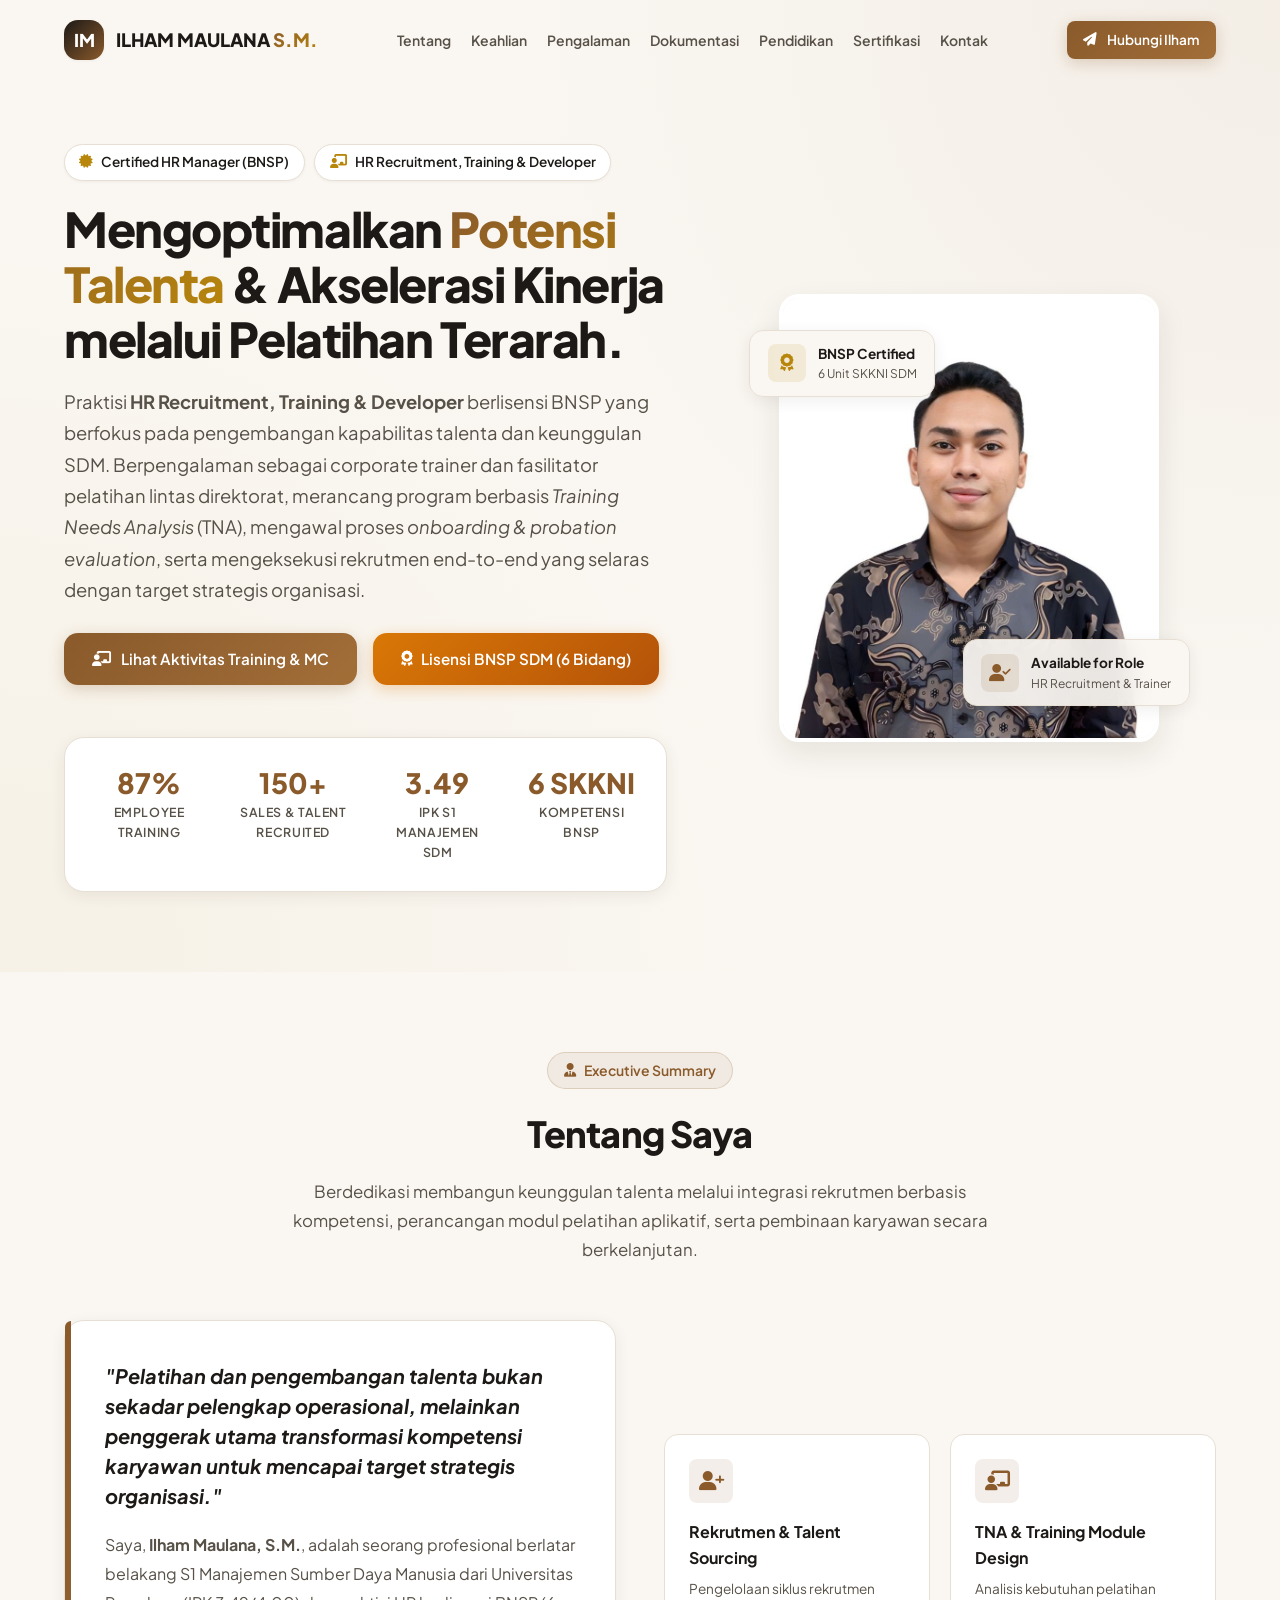
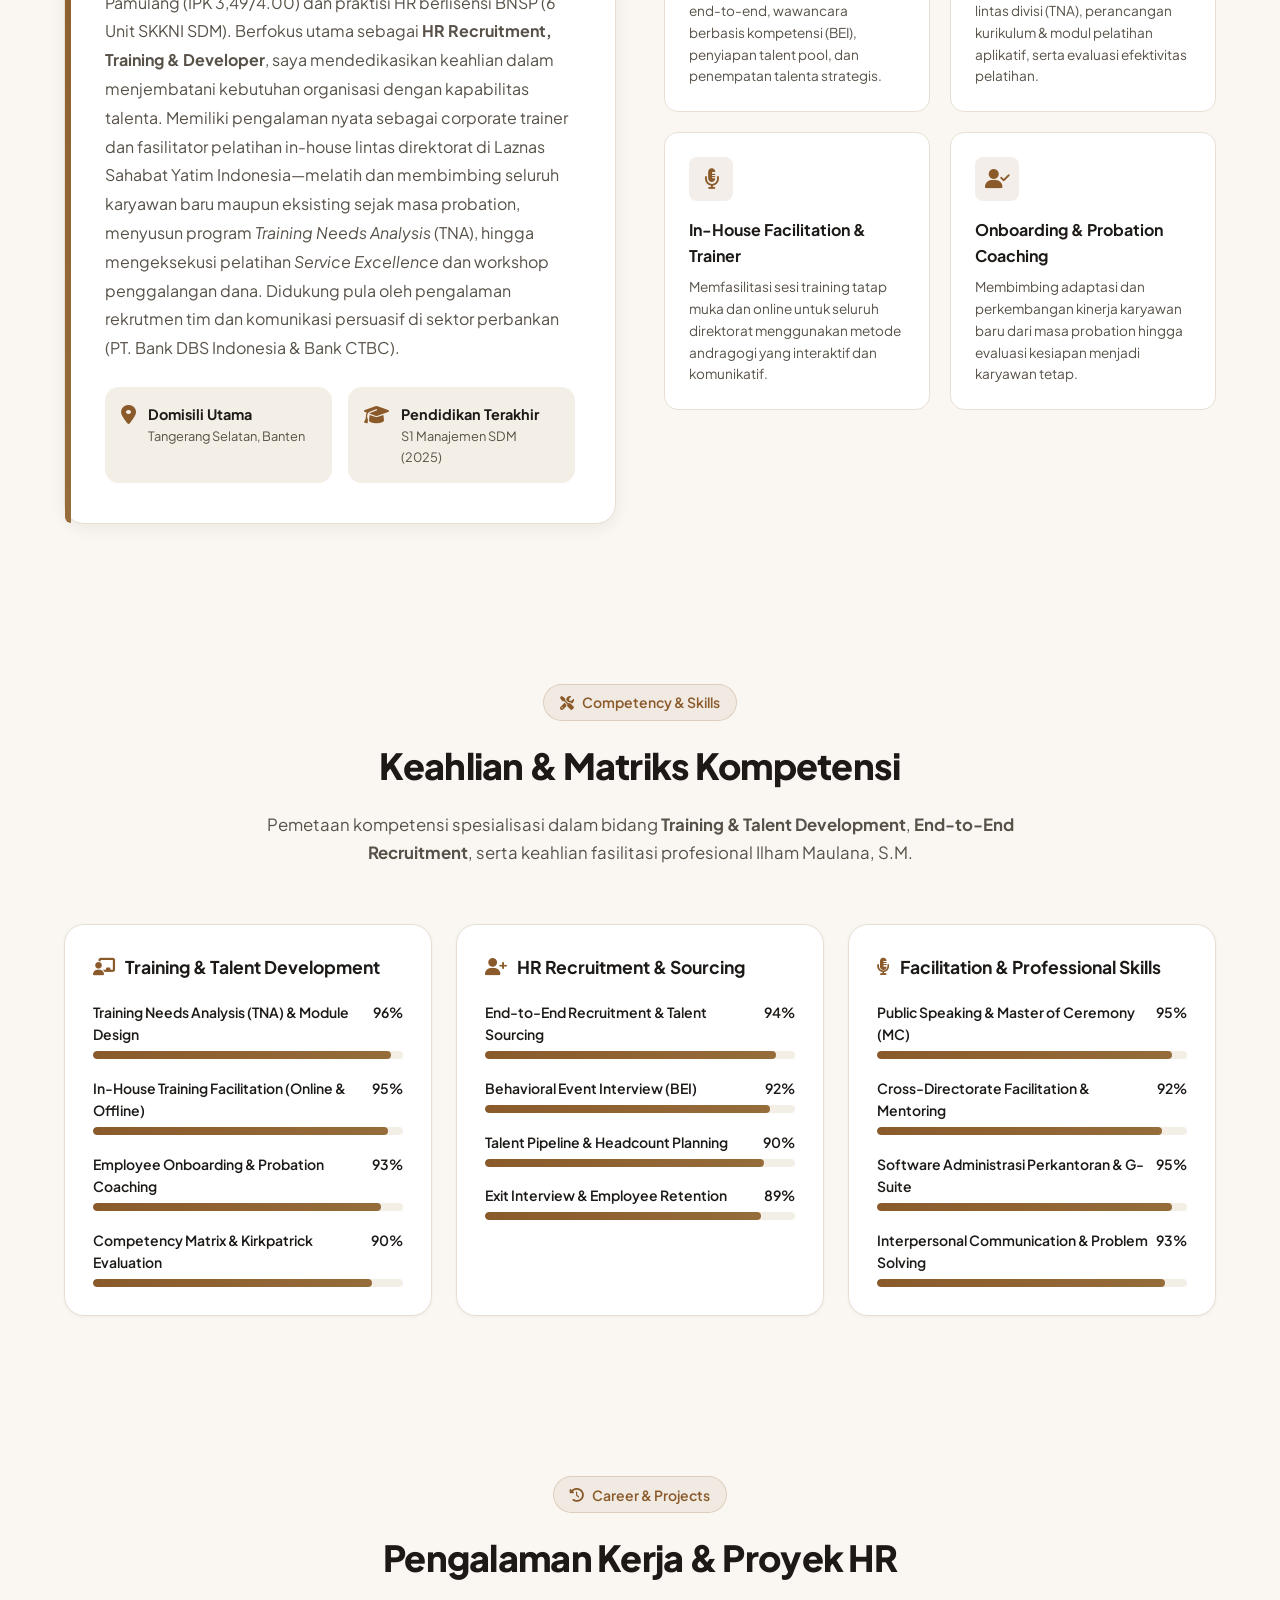
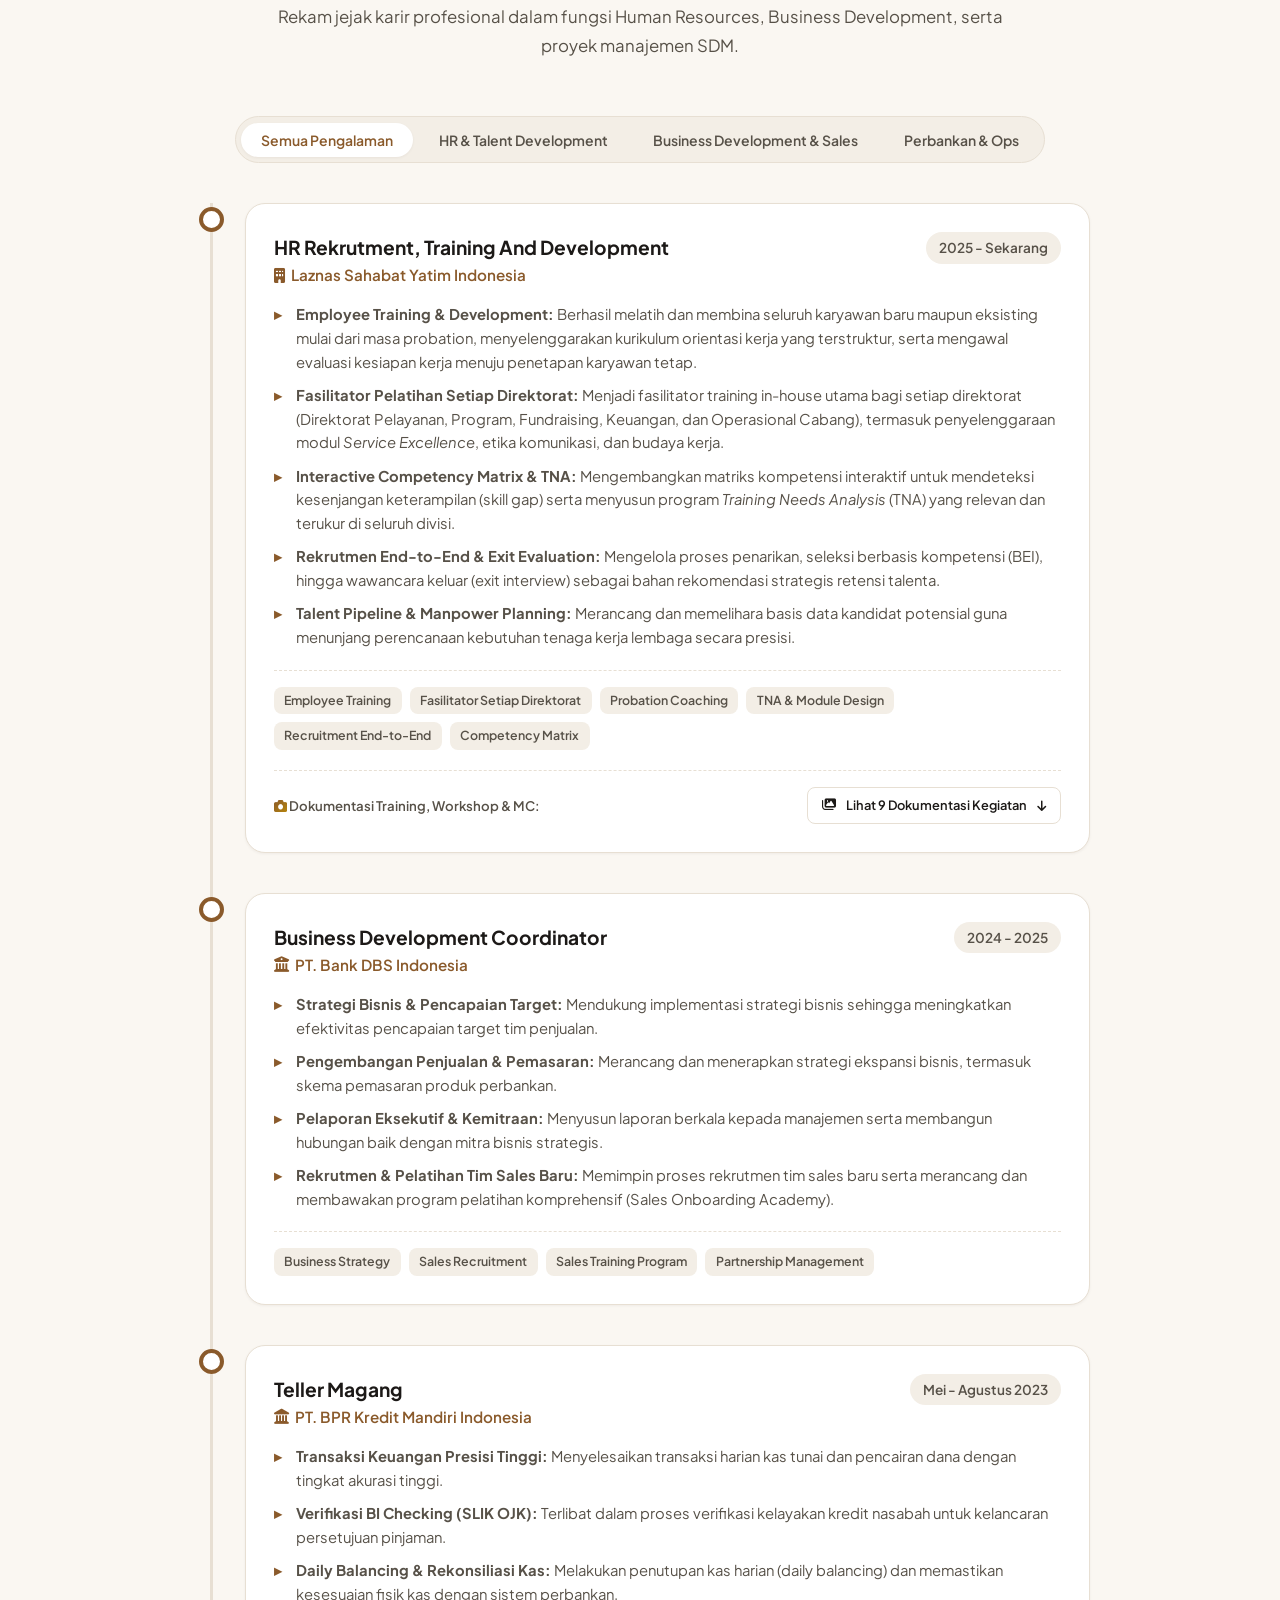
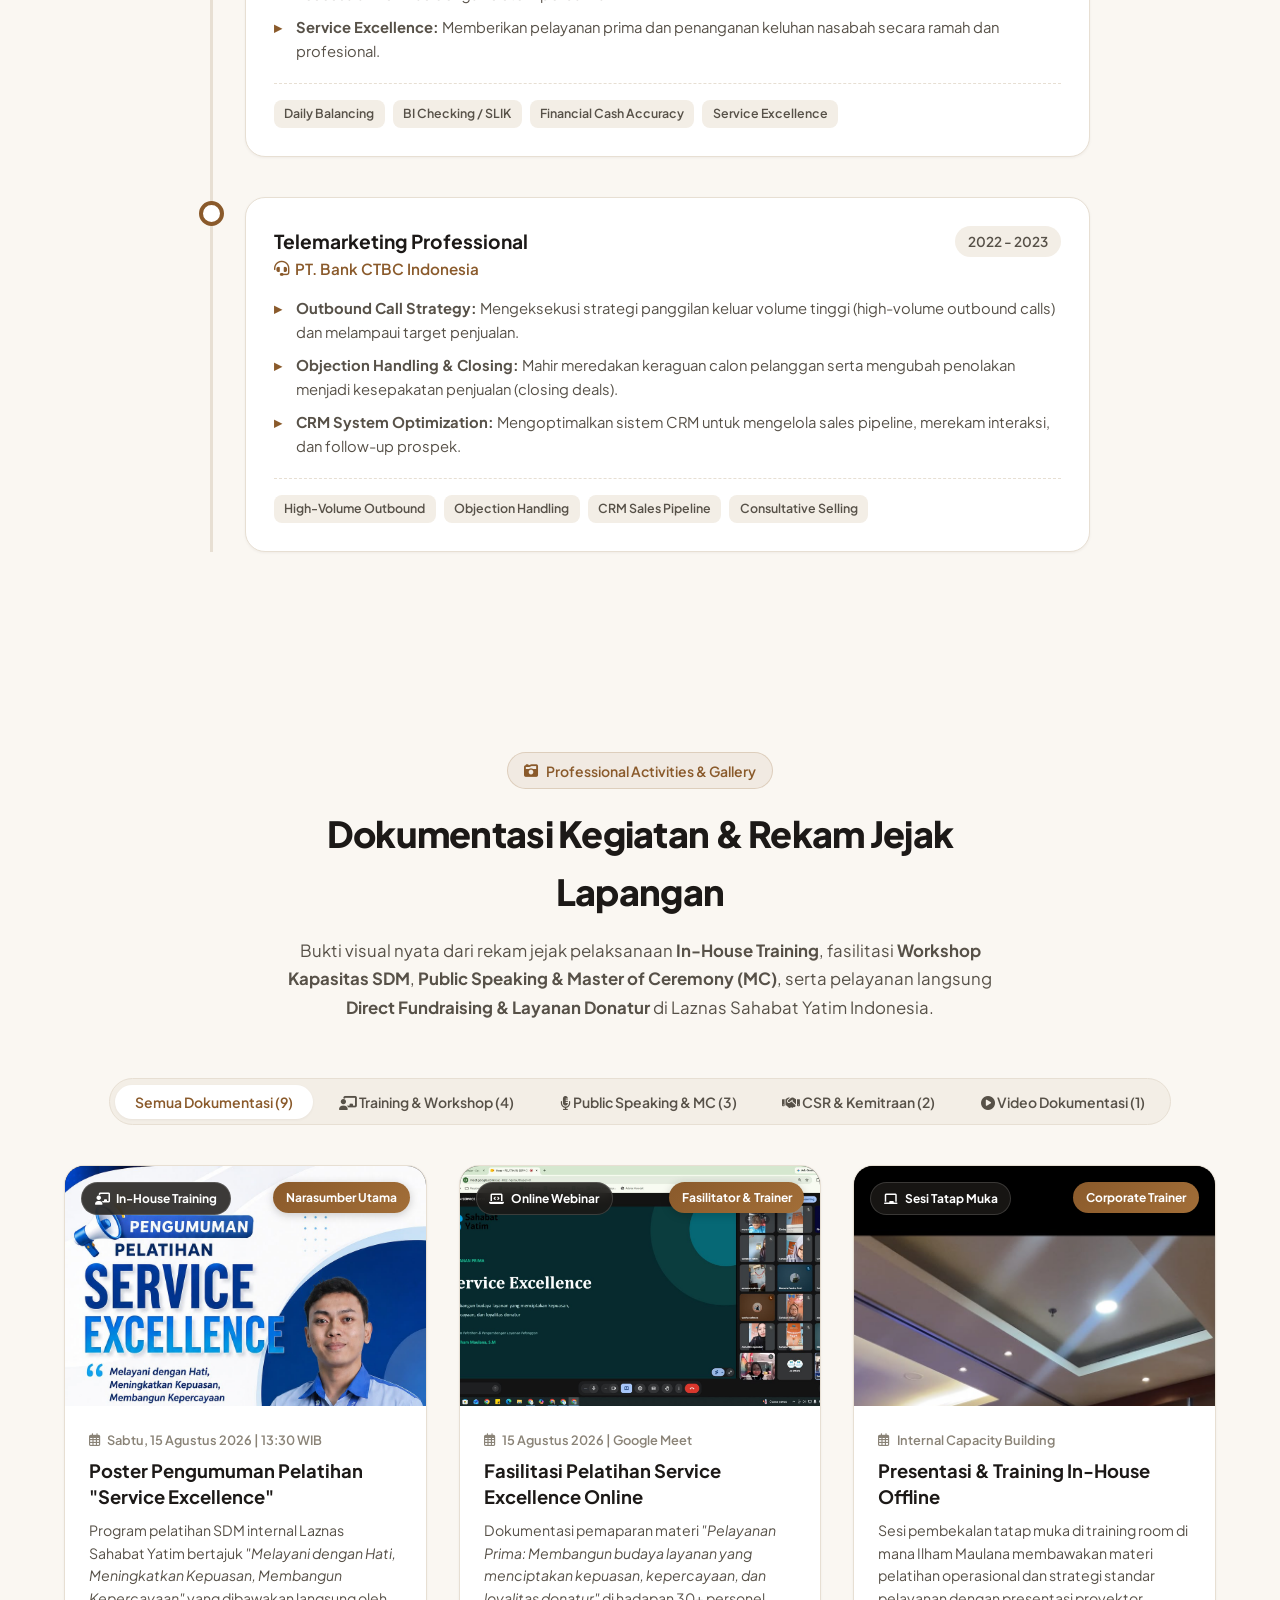
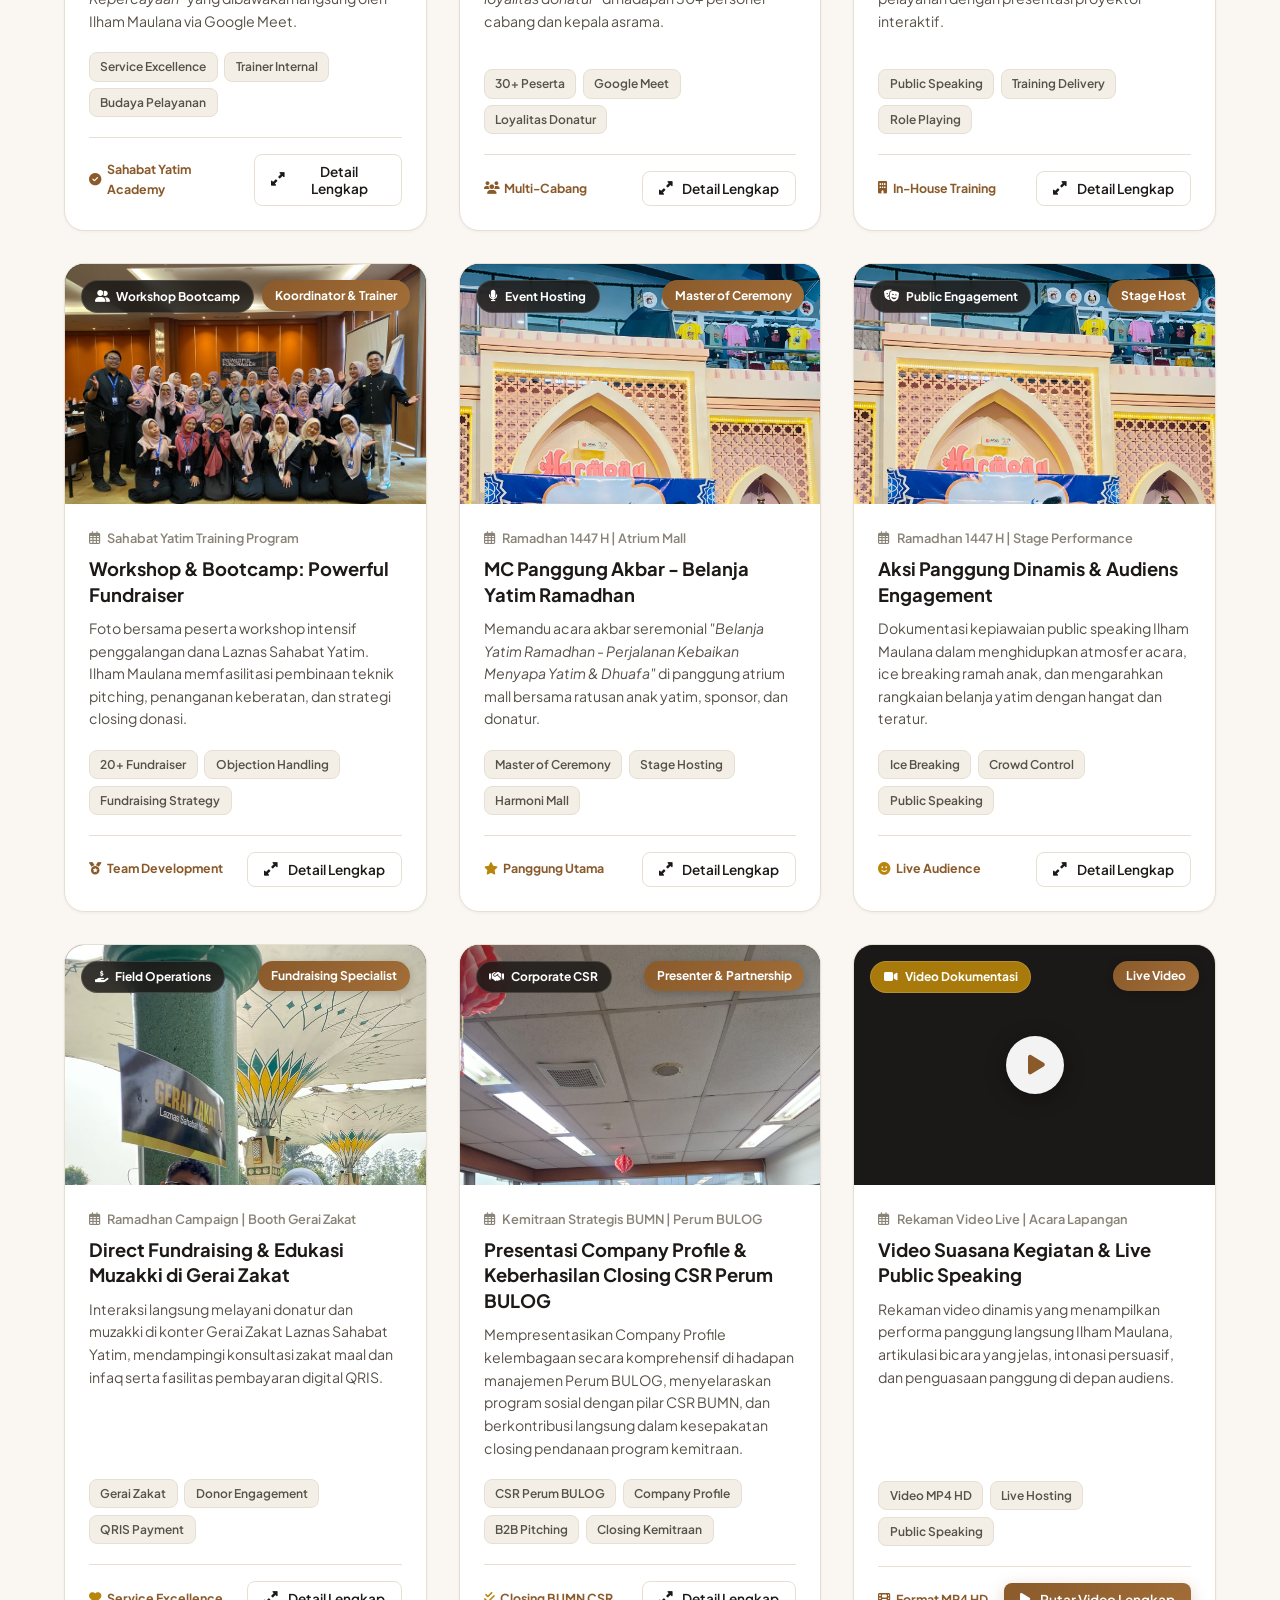
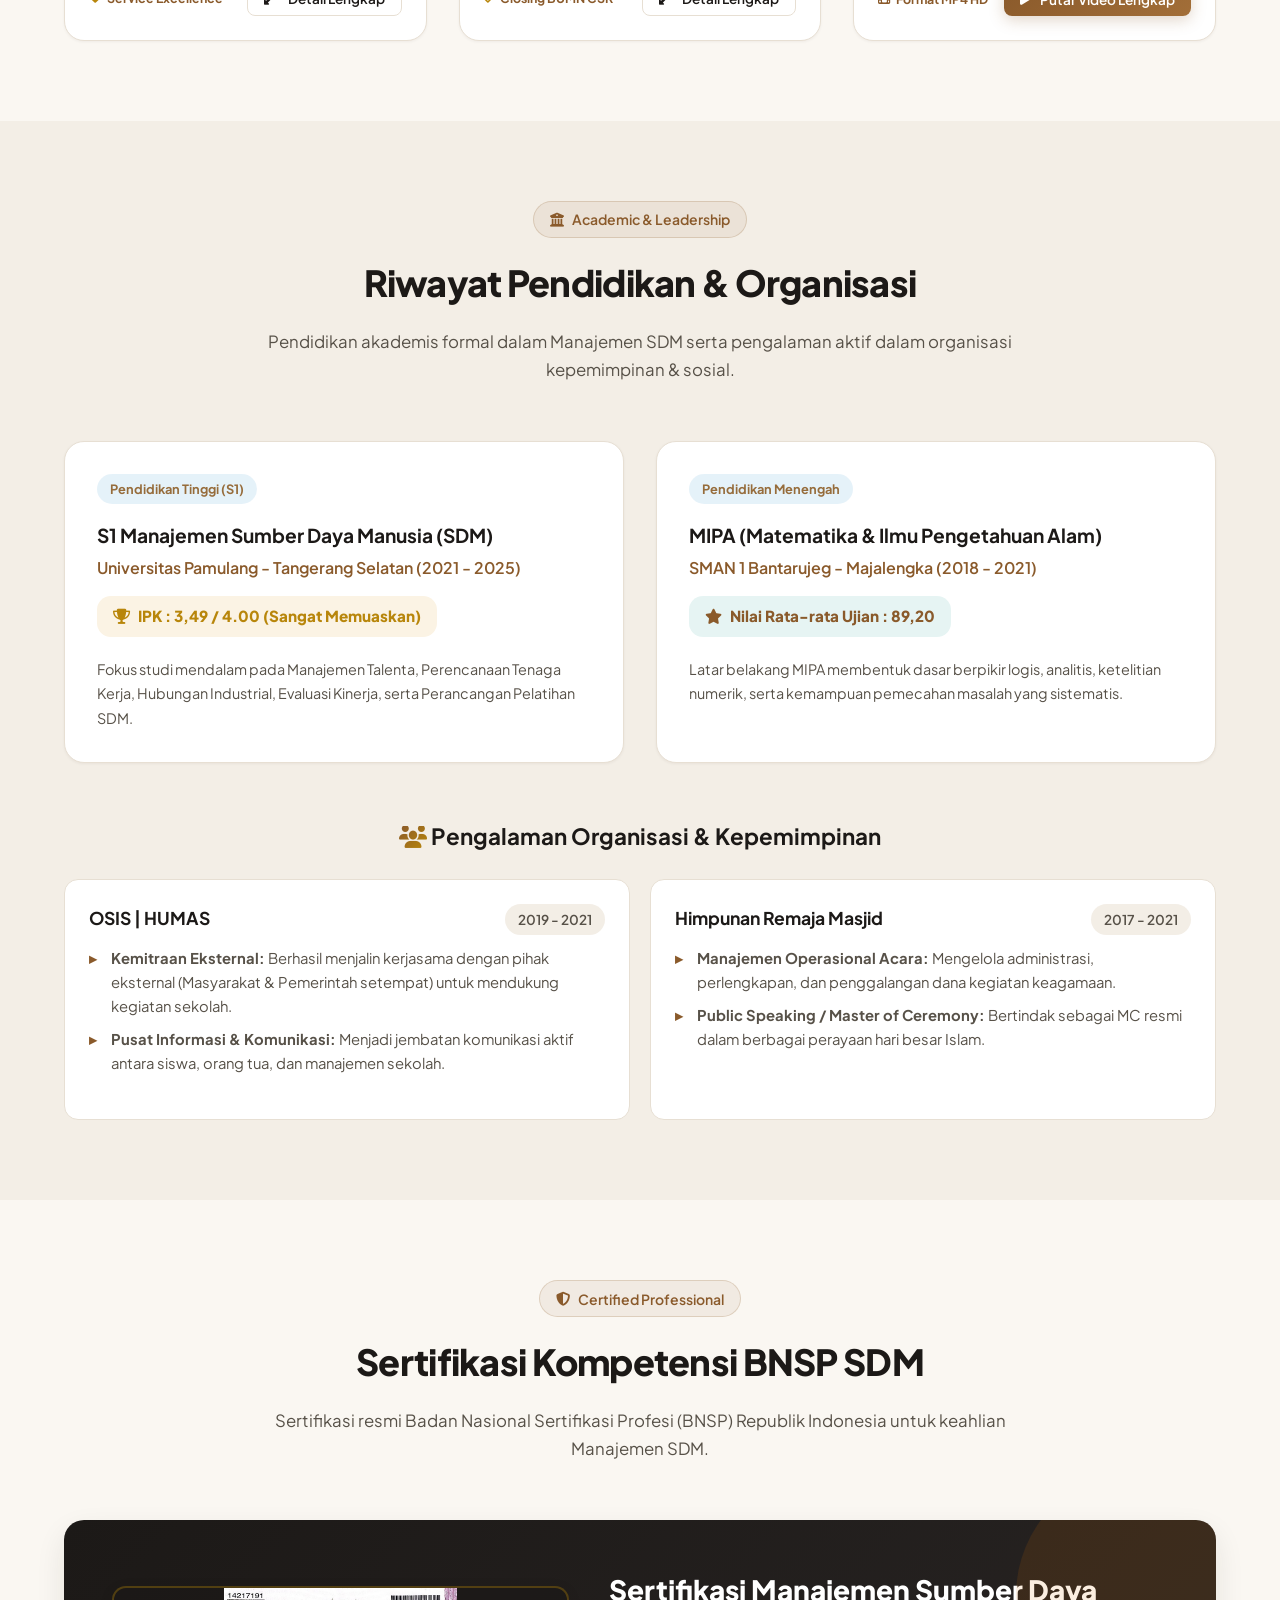
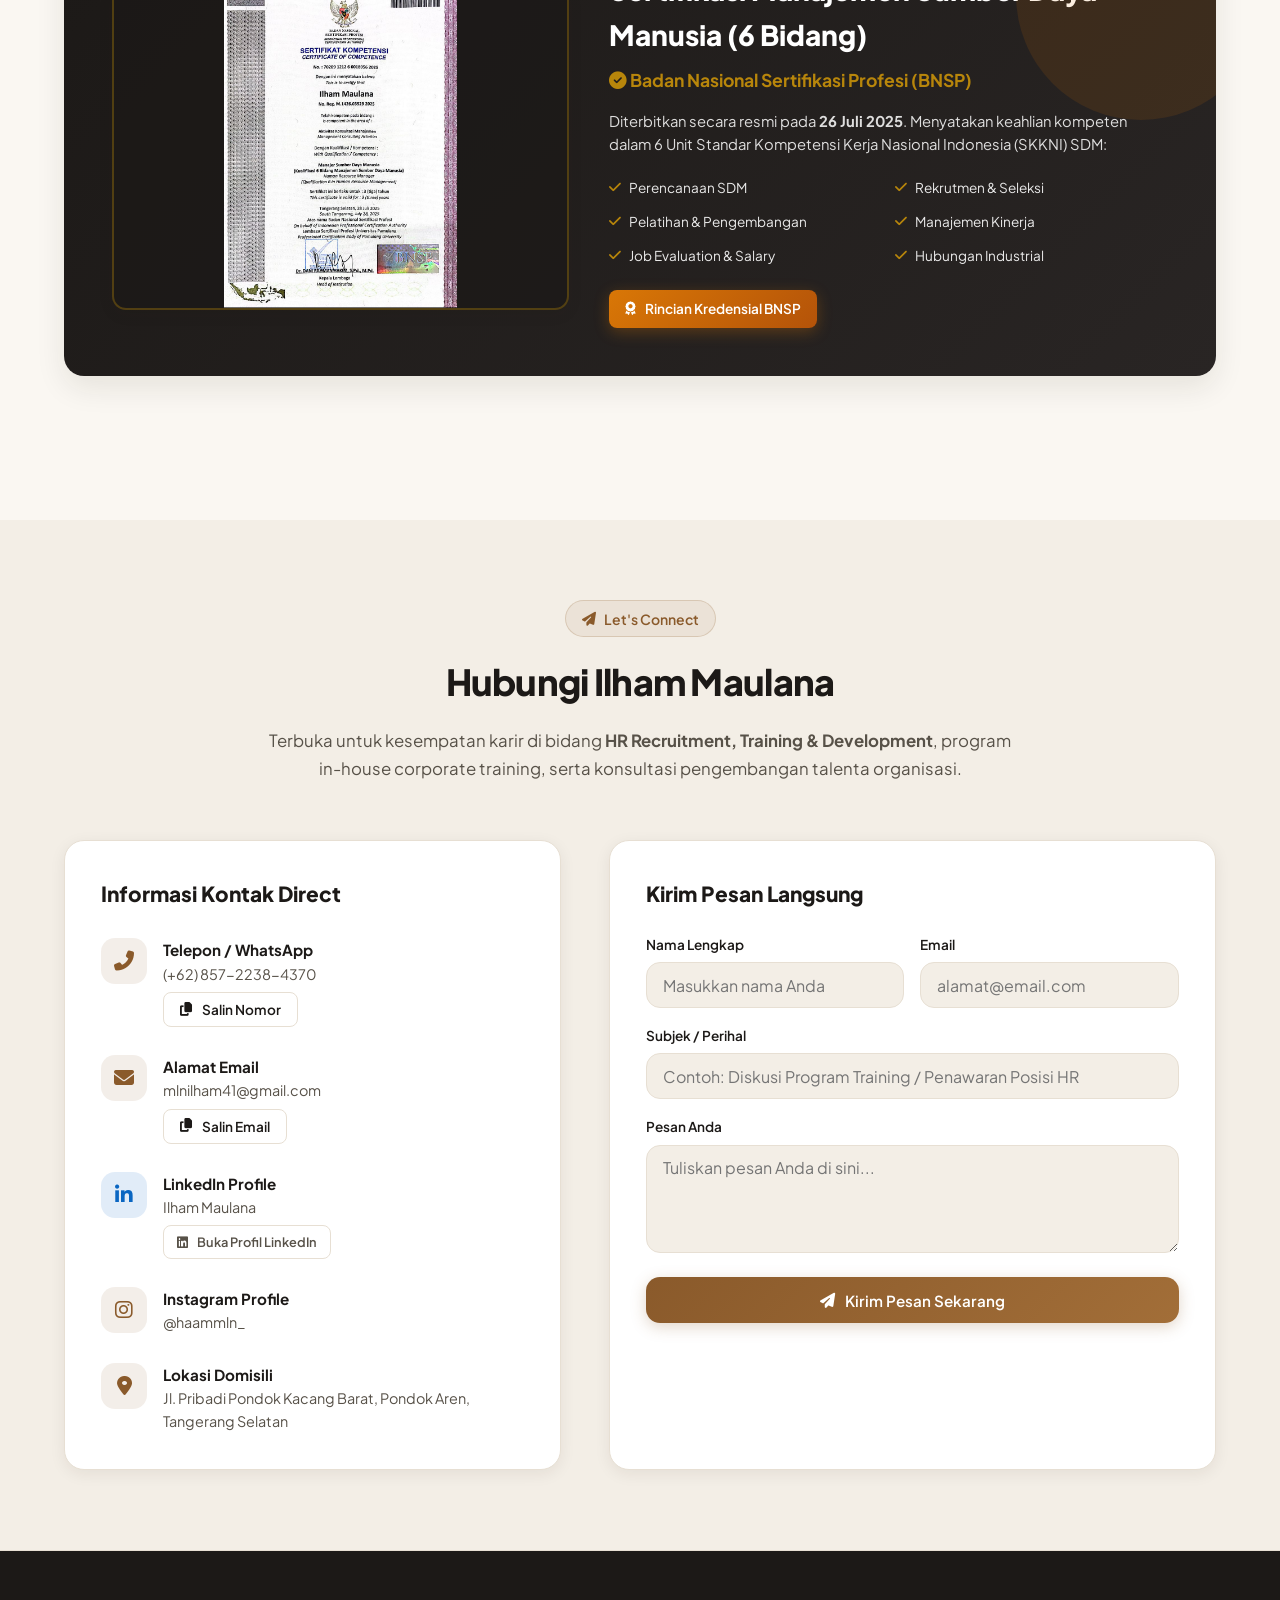
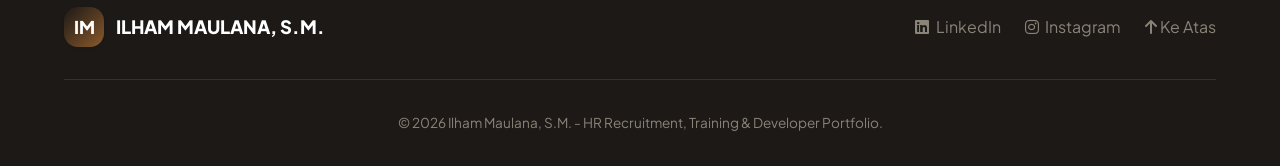
<file: index.html>
<!DOCTYPE html>
<html lang="id">
<head>
  <meta charset="UTF-8">
  <meta name="viewport" content="width=device-width, initial-scale=1.0">
  <meta name="description" content="Portfolio Professional Ilham Maulana, S.M. - Spesialis HR Recruitment, Training & Developer. Berpengalaman sebagai corporate trainer, fasilitator pelatihan lintas direktorat, dan rekrutmen end-to-end. Certified HR Manager BNSP.">
  <meta name="keywords" content="Ilham Maulana, HR Recruitment, Training, Developer, Corporate Trainer, Fasilitator Pelatihan, BNSP SDM, Tangerang Selatan">
  <meta name="author" content="Ilham Maulana, S.M.">
  
  <title>Ilham Maulana, S.M. - HR Recruitment, Training & Developer Portfolio</title>
  
  <!-- Modern Typography -->
  <link rel="preconnect" href="https://fonts.googleapis.com">
  <link rel="preconnect" href="https://fonts.gstatic.com" crossorigin>
  <link href="https://fonts.googleapis.com/css2?family=Inter:wght@400;500;600;700&family=Plus+Jakarta+Sans:wght@500;600;700;800&display=swap" rel="stylesheet">
  
  <!-- FontAwesome 6 Icons -->
  <link rel="stylesheet" href="https://cdnjs.cloudflare.com/ajax/libs/font-awesome/6.4.0/css/all.min.css">
  
  <!-- Portfolio Custom CSS -->
  <link rel="stylesheet" href="style.css">
</head>
<body>

  <!-- ==========================================
       HEADER & NAVIGATION BAR
       ========================================== -->
  <header class="header">
    <div class="container nav-container">
      <a href="#hero" class="logo">
        <div class="logo-badge">IM</div>
        <span>ILHAM MAULANA <span class="text-gradient">S.M.</span></span>
      </a>

      <nav class="nav-links">
        <a href="#tentang" class="nav-link">Tentang</a>
        <a href="#keahlian" class="nav-link">Keahlian</a>
        <a href="#pengalaman" class="nav-link">Pengalaman</a>
        <a href="#dokumentasi" class="nav-link">Dokumentasi</a>
        <a href="#pendidikan" class="nav-link">Pendidikan</a>
        <a href="#sertifikasi" class="nav-link">Sertifikasi</a>
        <a href="#kontak" class="nav-link">Kontak</a>
      </nav>

      <div class="nav-actions">
        <a href="#kontak" class="btn btn-primary btn-sm"><i class="fas fa-paper-plane"></i> Hubungi Ilham</a>
        <button class="mobile-menu-btn" id="mobileMenuBtn" aria-label="Buka Menu">
          <i class="fas fa-bars"></i>
        </button>
      </div>
    </div>
  </header>

  <!-- Mobile Drawer Navigation -->
  <div class="mobile-nav-overlay" id="mobileNavOverlay"></div>
  <div class="mobile-nav" id="mobileNav">
    <div class="mobile-nav-header">
      <div class="logo">
        <div class="logo-badge">IM</div>
        <span>Ilham Maulana</span>
      </div>
      <button class="mobile-nav-close" id="mobileNavClose">&times;</button>
    </div>
    <div class="mobile-nav-links">
      <a href="#tentang" class="mobile-nav-link">Tentang</a>
      <a href="#keahlian" class="mobile-nav-link">Keahlian</a>
      <a href="#pengalaman" class="mobile-nav-link">Pengalaman</a>
      <a href="#dokumentasi" class="mobile-nav-link">Dokumentasi</a>
      <a href="#pendidikan" class="mobile-nav-link">Pendidikan</a>
      <a href="#sertifikasi" class="mobile-nav-link">Sertifikasi</a>
      <a href="#kontak" class="mobile-nav-link">Kontak</a>
    </div>
    <div style="margin-top: auto;">
      <a href="mailto:mlnilham41@gmail.com" class="btn btn-primary" style="width: 100%;"><i class="fas fa-envelope"></i> Kirim Email Direct</a>
    </div>
  </div>

  <!-- ==========================================
       HERO SECTION
       ========================================== -->
  <section class="hero" id="hero">
    <div class="container">
      <div class="hero-grid">
        
        <div class="hero-content">
          <div class="hero-badge-wrap">
            <span class="hero-tag"><i class="fas fa-certificate text-gold"></i> Certified HR Manager (BNSP)</span>
            <span class="hero-tag"><i class="fas fa-chalkboard-teacher"></i> HR Recruitment, Training & Developer</span>
          </div>

          <h1 class="hero-title">
            Mengoptimalkan <span class="text-gradient">Potensi Talenta</span> & Akselerasi Kinerja melalui Pelatihan Terarah.
          </h1>

          <p class="hero-subtitle">
            Praktisi <strong>HR Recruitment, Training & Developer</strong> berlisensi BNSP yang berfokus pada pengembangan kapabilitas talenta dan keunggulan SDM. Berpengalaman sebagai corporate trainer dan fasilitator pelatihan lintas direktorat, merancang program berbasis <em>Training Needs Analysis</em> (TNA), mengawal proses <em>onboarding & probation evaluation</em>, serta mengeksekusi rekrutmen end-to-end yang selaras dengan target strategis organisasi.
          </p>

          <div class="hero-actions">
            <a href="#dokumentasi" class="btn btn-primary"><i class="fas fa-chalkboard-teacher"></i> Lihat Aktivitas Training & MC</a>
            <a href="#sertifikasi" class="btn btn-gold"><i class="fas fa-award"></i> Lisensi BNSP SDM (6 Bidang)</a>
          </div>

          <!-- Live Stats Counter -->
          <div class="hero-stats">
            <div class="stat-item">
              <div class="stat-number" data-target="87" data-suffix="%">0%</div>
              <div class="stat-label">Employee Training</div>
            </div>
            <div class="stat-item">
              <div class="stat-number" data-target="150" data-suffix="+">0+</div>
              <div class="stat-label">Sales & Talent Recruited</div>
            </div>
            <div class="stat-item">
              <div class="stat-number" data-target="3.49" data-decimal="true">0.00</div>
              <div class="stat-label">IPK S1 Manajemen SDM</div>
            </div>
            <div class="stat-item">
              <div class="stat-number" data-target="6" data-suffix=" SKKNI">0 SKKNI</div>
              <div class="stat-label">Kompetensi BNSP</div>
            </div>
          </div>
        </div>

        <!-- Hero Profile Frame -->
        <div class="hero-media">
          <div class="profile-card-wrapper">
            <div class="profile-img-frame">
              <img src="img/Foto%20Profile%20Ilham.jpg" alt="Ilham Maulana, S.M. Professional Headshot">
            </div>

            <!-- Floating Badge 1 -->
            <div class="floating-badge floating-badge-1">
              <div class="badge-icon gold">
                <i class="fas fa-award"></i>
              </div>
              <div class="badge-text">
                <span class="badge-title">BNSP Certified</span>
                <span class="badge-sub">6 Unit SKKNI SDM</span>
              </div>
            </div>

            <!-- Floating Badge 2 -->
            <div class="floating-badge floating-badge-2">
              <div class="badge-icon teal">
                <i class="fas fa-user-check"></i>
              </div>
              <div class="badge-text">
                <span class="badge-title">Available for Role</span>
                <span class="badge-sub">HR Recruitment & Trainer</span>
              </div>
            </div>

          </div>
        </div>

      </div>
    </div>
  </section>

  <!-- ==========================================
       1. TENTANG (PROFIL & FILOSOFI MANAJEMEN)
       ========================================== -->
  <section class="section-padding" id="tentang">
    <div class="container">
      
      <div class="section-header">
        <span class="section-badge"><i class="fas fa-user-tie"></i> Executive Summary</span>
        <h2 class="section-title">Tentang Saya</h2>
        <p class="section-subtitle">
          Berdedikasi membangun keunggulan talenta melalui integrasi rekrutmen berbasis kompetensi, perancangan modul pelatihan aplikatif, serta pembinaan karyawan secara berkelanjutan.
        </p>
      </div>

      <div class="about-grid">
        
        <div class="about-card-main">
          <p class="about-quote">
            "Pelatihan dan pengembangan talenta bukan sekadar pelengkap operasional, melainkan penggerak utama transformasi kompetensi karyawan untuk mencapai target strategis organisasi."
          </p>
          <p class="about-desc">
            Saya, <strong>Ilham Maulana, S.M.</strong>, adalah seorang profesional berlatar belakang S1 Manajemen Sumber Daya Manusia dari Universitas Pamulang (IPK 3,49/4.00) dan praktisi HR berlisensi BNSP (6 Unit SKKNI SDM). Berfokus utama sebagai <strong>HR Recruitment, Training & Developer</strong>, saya mendedikasikan keahlian dalam menjembatani kebutuhan organisasi dengan kapabilitas talenta. Memiliki pengalaman nyata sebagai corporate trainer dan fasilitator pelatihan in-house lintas direktorat di Laznas Sahabat Yatim Indonesia—melatih dan membimbing seluruh karyawan baru maupun eksisting sejak masa probation, menyusun program <em>Training Needs Analysis</em> (TNA), hingga mengeksekusi pelatihan <em>Service Excellence</em> dan workshop penggalangan dana. Didukung pula oleh pengalaman rekrutmen tim dan komunikasi persuasif di sektor perbankan (PT. Bank DBS Indonesia & Bank CTBC).
          </p>

          <div class="about-highlights">
            <div class="highlight-box">
              <i class="fas fa-map-marker-alt highlight-icon"></i>
              <div class="highlight-info">
                <h4>Domisili Utama</h4>
                <p>Tangerang Selatan, Banten</p>
              </div>
            </div>
            <div class="highlight-box">
              <i class="fas fa-graduation-cap highlight-icon"></i>
              <div class="highlight-info">
                <h4>Pendidikan Terakhir</h4>
                <p>S1 Manajemen SDM (2025)</p>
              </div>
            </div>
          </div>
        </div>

        <!-- 4 Pillars Grid -->
        <div class="pillars-grid">
          
          <div class="pillar-card">
            <div class="pillar-icon"><i class="fas fa-user-plus"></i></div>
            <h3 class="pillar-title">Rekrutmen & Talent Sourcing</h3>
            <p class="pillar-desc">Pengelolaan siklus rekrutmen end-to-end, wawancara berbasis kompetensi (BEI), penyiapan talent pool, dan penempatan talenta strategis.</p>
          </div>

          <div class="pillar-card">
            <div class="pillar-icon"><i class="fas fa-chalkboard-teacher"></i></div>
            <h3 class="pillar-title">TNA & Training Module Design</h3>
            <p class="pillar-desc">Analisis kebutuhan pelatihan lintas divisi (TNA), perancangan kurikulum & modul pelatihan aplikatif, serta evaluasi efektivitas pelatihan.</p>
          </div>

          <div class="pillar-card">
            <div class="pillar-icon"><i class="fas fa-microphone-alt"></i></div>
            <h3 class="pillar-title">In-House Facilitation & Trainer</h3>
            <p class="pillar-desc">Memfasilitasi sesi training tatap muka dan online untuk seluruh direktorat menggunakan metode andragogi yang interaktif dan komunikatif.</p>
          </div>

          <div class="pillar-card">
            <div class="pillar-icon"><i class="fas fa-user-check"></i></div>
            <h3 class="pillar-title">Onboarding & Probation Coaching</h3>
            <p class="pillar-desc">Membimbing adaptasi dan perkembangan kinerja karyawan baru dari masa probation hingga evaluasi kesiapan menjadi karyawan tetap.</p>
          </div>

        </div>

      </div>

    </div>
  </section>

  <!-- ==========================================
       2. KEAHLIAN (SKILLS & INTERACTIVE TOOLS)
       ========================================== -->
  <section class="section-padding" id="keahlian">
    <div class="container">
      
      <div class="section-header">
        <span class="section-badge"><i class="fas fa-tools"></i> Competency & Skills</span>
        <h2 class="section-title">Keahlian & Matriks Kompetensi</h2>
        <p class="section-subtitle">
          Pemetaan kompetensi spesialisasi dalam bidang <strong>Training & Talent Development</strong>, <strong>End-to-End Recruitment</strong>, serta keahlian fasilitasi profesional Ilham Maulana, S.M.
        </p>
      </div>

      <!-- Interactive Skills Bars -->
      <div class="skills-wrapper">
        
        <!-- Skill Cat 1: Training & Development -->
        <div class="skill-category-card">
          <h3 class="skill-cat-title"><i class="fas fa-chalkboard-teacher"></i> Training & Talent Development</h3>
          
          <div class="skill-bar-item">
            <div class="skill-info">
              <span>Training Needs Analysis (TNA) & Module Design</span>
              <span>96%</span>
            </div>
            <div class="skill-progress-bg">
              <div class="skill-progress-fill" style="width: 96%;"></div>
            </div>
          </div>

          <div class="skill-bar-item">
            <div class="skill-info">
              <span>In-House Training Facilitation (Online & Offline)</span>
              <span>95%</span>
            </div>
            <div class="skill-progress-bg">
              <div class="skill-progress-fill" style="width: 95%;"></div>
            </div>
          </div>

          <div class="skill-bar-item">
            <div class="skill-info">
              <span>Employee Onboarding & Probation Coaching</span>
              <span>93%</span>
            </div>
            <div class="skill-progress-bg">
              <div class="skill-progress-fill" style="width: 93%;"></div>
            </div>
          </div>

          <div class="skill-bar-item">
            <div class="skill-info">
              <span>Competency Matrix & Kirkpatrick Evaluation</span>
              <span>90%</span>
            </div>
            <div class="skill-progress-bg">
              <div class="skill-progress-fill" style="width: 90%;"></div>
            </div>
          </div>
        </div>

        <!-- Skill Cat 2: Recruitment & Sourcing -->
        <div class="skill-category-card">
          <h3 class="skill-cat-title"><i class="fas fa-user-plus"></i> HR Recruitment & Sourcing</h3>
          
          <div class="skill-bar-item">
            <div class="skill-info">
              <span>End-to-End Recruitment & Talent Sourcing</span>
              <span>94%</span>
            </div>
            <div class="skill-progress-bg">
              <div class="skill-progress-fill" style="width: 94%;"></div>
            </div>
          </div>

          <div class="skill-bar-item">
            <div class="skill-info">
              <span>Behavioral Event Interview (BEI)</span>
              <span>92%</span>
            </div>
            <div class="skill-progress-bg">
              <div class="skill-progress-fill" style="width: 92%;"></div>
            </div>
          </div>

          <div class="skill-bar-item">
            <div class="skill-info">
              <span>Talent Pipeline & Headcount Planning</span>
              <span>90%</span>
            </div>
            <div class="skill-progress-bg">
              <div class="skill-progress-fill" style="width: 90%;"></div>
            </div>
          </div>

          <div class="skill-bar-item">
            <div class="skill-info">
              <span>Exit Interview & Employee Retention</span>
              <span>89%</span>
            </div>
            <div class="skill-progress-bg">
              <div class="skill-progress-fill" style="width: 89%;"></div>
            </div>
          </div>
        </div>

        <!-- Skill Cat 3: Facilitation & Professional Skills -->
        <div class="skill-category-card">
          <h3 class="skill-cat-title"><i class="fas fa-microphone-alt"></i> Facilitation & Professional Skills</h3>
          
          <div class="skill-bar-item">
            <div class="skill-info">
              <span>Public Speaking & Master of Ceremony (MC)</span>
              <span>95%</span>
            </div>
            <div class="skill-progress-bg">
              <div class="skill-progress-fill" style="width: 95%;"></div>
            </div>
          </div>

          <div class="skill-bar-item">
            <div class="skill-info">
              <span>Cross-Directorate Facilitation & Mentoring</span>
              <span>92%</span>
            </div>
            <div class="skill-progress-bg">
              <div class="skill-progress-fill" style="width: 92%;"></div>
            </div>
          </div>

          <div class="skill-bar-item">
            <div class="skill-info">
              <span>Software Administrasi Perkantoran & G-Suite</span>
              <span>95%</span>
            </div>
            <div class="skill-progress-bg">
              <div class="skill-progress-fill" style="width: 95%;"></div>
            </div>
          </div>

          <div class="skill-bar-item">
            <div class="skill-info">
              <span>Interpersonal Communication & Problem Solving</span>
              <span>93%</span>
            </div>
            <div class="skill-progress-bg">
              <div class="skill-progress-fill" style="width: 93%;"></div>
            </div>
          </div>
        </div>

      </div>

    </div>
  </section>

  <!-- ==========================================
       3. PENGALAMAN (CAREER TIMELINE & PROJECTS)
       ========================================== -->
  <section class="section-padding" id="pengalaman">
    <div class="container">
      
      <div class="section-header">
        <span class="section-badge"><i class="fas fa-history"></i> Career & Projects</span>
        <h2 class="section-title">Pengalaman Kerja & Proyek HR</h2>
        <p class="section-subtitle">
          Rekam jejak karir profesional dalam fungsi Human Resources, Business Development, serta proyek manajemen SDM.
        </p>
      </div>

      <!-- Filter Buttons -->
      <div class="timeline-filter-wrap">
        <div class="filter-pills">
          <button class="filter-btn active" data-filter="all">Semua Pengalaman</button>
          <button class="filter-btn" data-filter="hr">HR & Talent Development</button>
          <button class="filter-btn" data-filter="bd">Business Development & Sales</button>
          <button class="filter-btn" data-filter="banking">Perbankan & Ops</button>
        </div>
      </div>

      <!-- Timeline Structure -->
      <div class="timeline" style="margin-bottom: 0;">
        
        <!-- Timeline Item 1 -->
        <div class="timeline-item" data-category="hr">
          <div class="timeline-dot"></div>
          <div class="timeline-card">
            <div class="timeline-header">
              <div class="timeline-role-group">
                <h3>HR Rekrutment, Training And Development</h3>
                <span class="company-name"><i class="fas fa-building"></i> Laznas Sahabat Yatim Indonesia</span>
              </div>
              <span class="timeline-date">2025 - Sekarang</span>
            </div>

            <ul class="timeline-list">
              <li><strong>Employee Training & Development:</strong> Berhasil melatih dan membina seluruh karyawan baru maupun eksisting mulai dari masa probation, menyelenggarakan kurikulum orientasi kerja yang terstruktur, serta mengawal evaluasi kesiapan kerja menuju penetapan karyawan tetap.</li>
              <li><strong>Fasilitator Pelatihan Setiap Direktorat:</strong> Menjadi fasilitator training in-house utama bagi setiap direktorat (Direktorat Pelayanan, Program, Fundraising, Keuangan, dan Operasional Cabang), termasuk penyelenggaraan modul <em>Service Excellence</em>, etika komunikasi, dan budaya kerja.</li>
              <li><strong>Interactive Competency Matrix & TNA:</strong> Mengembangkan matriks kompetensi interaktif untuk mendeteksi kesenjangan keterampilan (skill gap) serta menyusun program <em>Training Needs Analysis</em> (TNA) yang relevan dan terukur di seluruh divisi.</li>
              <li><strong>Rekrutmen End-to-End & Exit Evaluation:</strong> Mengelola proses penarikan, seleksi berbasis kompetensi (BEI), hingga wawancara keluar (exit interview) sebagai bahan rekomendasi strategis retensi talenta.</li>
              <li><strong>Talent Pipeline & Manpower Planning:</strong> Merancang dan memelihara basis data kandidat potensial guna menunjang perencanaan kebutuhan tenaga kerja lembaga secara presisi.</li>
            </ul>

            <div class="timeline-tags">
              <span class="timeline-tag">Employee Training</span>
              <span class="timeline-tag">Fasilitator Setiap Direktorat</span>
              <span class="timeline-tag">Probation Coaching</span>
              <span class="timeline-tag">TNA & Module Design</span>
              <span class="timeline-tag">Recruitment End-to-End</span>
              <span class="timeline-tag">Competency Matrix</span>
            </div>

            <div style="margin-top: 1.25rem; padding-top: 1rem; border-top: 1px dashed var(--border-color); display: flex; align-items: center; justify-content: space-between; flex-wrap: wrap; gap: 0.75rem;">
              <span style="font-size: 0.825rem; color: var(--text-muted); font-weight: 600;">
                <i class="fas fa-camera text-gradient"></i> Dokumentasi Training, Workshop & MC:
              </span>
              <a href="#dokumentasi" class="btn btn-outline btn-sm" style="font-size: 0.8rem; padding: 0.45rem 0.9rem;">
                <i class="fas fa-images"></i> Lihat 9 Dokumentasi Kegiatan <i class="fas fa-arrow-down" style="font-size: 0.75rem;"></i>
              </a>
            </div>
          </div>
        </div>

        <!-- Timeline Item 2 -->
        <div class="timeline-item" data-category="bd hr">
          <div class="timeline-dot"></div>
          <div class="timeline-card">
            <div class="timeline-header">
              <div class="timeline-role-group">
                <h3>Business Development Coordinator</h3>
                <span class="company-name"><i class="fas fa-university"></i> PT. Bank DBS Indonesia</span>
              </div>
              <span class="timeline-date">2024 - 2025</span>
            </div>

            <ul class="timeline-list">
              <li><strong>Strategi Bisnis & Pencapaian Target:</strong> Mendukung implementasi strategi bisnis sehingga meningkatkan efektivitas pencapaian target tim penjualan.</li>
              <li><strong>Pengembangan Penjualan & Pemasaran:</strong> Merancang dan menerapkan strategi ekspansi bisnis, termasuk skema pemasaran produk perbankan.</li>
              <li><strong>Pelaporan Eksekutif & Kemitraan:</strong> Menyusun laporan berkala kepada manajemen serta membangun hubungan baik dengan mitra bisnis strategis.</li>
              <li><strong>Rekrutmen & Pelatihan Tim Sales Baru:</strong> Memimpin proses rekrutmen tim sales baru serta merancang dan membawakan program pelatihan komprehensif (Sales Onboarding Academy).</li>
            </ul>

            <div class="timeline-tags">
              <span class="timeline-tag">Business Strategy</span>
              <span class="timeline-tag">Sales Recruitment</span>
              <span class="timeline-tag">Sales Training Program</span>
              <span class="timeline-tag">Partnership Management</span>
            </div>
          </div>
        </div>

        <!-- Timeline Item 3 -->
        <div class="timeline-item" data-category="banking">
          <div class="timeline-dot"></div>
          <div class="timeline-card">
            <div class="timeline-header">
              <div class="timeline-role-group">
                <h3>Teller Magang</h3>
                <span class="company-name"><i class="fas fa-landmark"></i> PT. BPR Kredit Mandiri Indonesia</span>
              </div>
              <span class="timeline-date">Mei - Agustus 2023</span>
            </div>

            <ul class="timeline-list">
              <li><strong>Transaksi Keuangan Presisi Tinggi:</strong> Menyelesaikan transaksi harian kas tunai dan pencairan dana dengan tingkat akurasi tinggi.</li>
              <li><strong>Verifikasi BI Checking (SLIK OJK):</strong> Terlibat dalam proses verifikasi kelayakan kredit nasabah untuk kelancaran persetujuan pinjaman.</li>
              <li><strong>Daily Balancing & Rekonsiliasi Kas:</strong> Melakukan penutupan kas harian (daily balancing) dan memastikan kesesuaian fisik kas dengan sistem perbankan.</li>
              <li><strong>Service Excellence:</strong> Memberikan pelayanan prima dan penanganan keluhan nasabah secara ramah dan profesional.</li>
            </ul>

            <div class="timeline-tags">
              <span class="timeline-tag">Daily Balancing</span>
              <span class="timeline-tag">BI Checking / SLIK</span>
              <span class="timeline-tag">Financial Cash Accuracy</span>
              <span class="timeline-tag">Service Excellence</span>
            </div>
          </div>
        </div>

        <!-- Timeline Item 4 -->
        <div class="timeline-item" data-category="bd">
          <div class="timeline-dot"></div>
          <div class="timeline-card">
            <div class="timeline-header">
              <div class="timeline-role-group">
                <h3>Telemarketing Professional</h3>
                <span class="company-name"><i class="fas fa-headset"></i> PT. Bank CTBC Indonesia</span>
              </div>
              <span class="timeline-date">2022 - 2023</span>
            </div>

            <ul class="timeline-list">
              <li><strong>Outbound Call Strategy:</strong> Mengeksekusi strategi panggilan keluar volume tinggi (high-volume outbound calls) dan melampaui target penjualan.</li>
              <li><strong>Objection Handling & Closing:</strong> Mahir meredakan keraguan calon pelanggan serta mengubah penolakan menjadi kesepakatan penjualan (closing deals).</li>
              <li><strong>CRM System Optimization:</strong> Mengoptimalkan sistem CRM untuk mengelola sales pipeline, merekam interaksi, dan follow-up prospek.</li>
            </ul>

            <div class="timeline-tags">
              <span class="timeline-tag">High-Volume Outbound</span>
              <span class="timeline-tag">Objection Handling</span>
              <span class="timeline-tag">CRM Sales Pipeline</span>
              <span class="timeline-tag">Consultative Selling</span>
            </div>
          </div>
        </div>

      </div>

    </div>
  </section>

  <!-- ==========================================
       4. DOKUMENTASI KEGIATAN & AKTIVITAS PROFESIONAL
       ========================================== -->
  <section class="section-padding doc-section" id="dokumentasi">
    <div class="container">
      
      <div class="section-header">
        <span class="section-badge"><i class="fas fa-camera-retro"></i> Professional Activities & Gallery</span>
        <h2 class="section-title">Dokumentasi Kegiatan & Rekam Jejak Lapangan</h2>
        <p class="section-subtitle">
          Bukti visual nyata dari rekam jejak pelaksanaan <strong>In-House Training</strong>, fasilitasi <strong>Workshop Kapasitas SDM</strong>, <strong>Public Speaking & Master of Ceremony (MC)</strong>, serta pelayanan langsung <strong>Direct Fundraising & Layanan Donatur</strong> di Laznas Sahabat Yatim Indonesia.
        </p>
      </div>

      <!-- Filter Documentation Category Pills -->
      <div class="doc-filter-wrap">
        <div class="filter-pills">
          <button class="filter-btn doc-filter-btn active" data-filter="all">Semua Dokumentasi (9)</button>
          <button class="filter-btn doc-filter-btn" data-filter="training"><i class="fas fa-chalkboard-teacher"></i> Training & Workshop (4)</button>
          <button class="filter-btn doc-filter-btn" data-filter="speaking"><i class="fas fa-microphone-alt"></i> Public Speaking & MC (3)</button>
          <button class="filter-btn doc-filter-btn" data-filter="fundraising"><i class="fas fa-handshake"></i> CSR & Kemitraan (2)</button>
          <button class="filter-btn doc-filter-btn" data-filter="video"><i class="fas fa-play-circle"></i> Video Dokumentasi (1)</button>
        </div>
      </div>

      <!-- Documentation Gallery Cards Grid -->
      <div class="doc-grid">

        <!-- Doc Card 1: Poster Pelatihan Service Excellence -->
        <div class="doc-card" data-category="training">
          <div class="doc-media-wrap open-doc-modal" data-doc="service-poster" title="Klik untuk memperbesar">
            <img src="dokumentasi/1.jpeg" alt="Poster Pelatihan Service Excellence - Narasumber Ilham Maulana" loading="lazy">
            <span class="doc-badge-category"><i class="fas fa-chalkboard-teacher"></i> In-House Training</span>
            <span class="doc-badge-role">Narasumber Utama</span>
            <div class="doc-media-overlay">
              <span class="doc-overlay-btn"><i class="fas fa-search-plus"></i> Lihat Poster Penuh</span>
            </div>
          </div>
          <div class="doc-body">
            <div class="doc-date"><i class="far fa-calendar-alt"></i> Sabtu, 15 Agustus 2026 | 13:30 WIB</div>
            <h3 class="doc-title">Poster Pengumuman Pelatihan "Service Excellence"</h3>
            <p class="doc-desc">
              Program pelatihan SDM internal Laznas Sahabat Yatim bertajuk <em>"Melayani dengan Hati, Meningkatkan Kepuasan, Membangun Kepercayaan"</em> yang dibawakan langsung oleh Ilham Maulana via Google Meet.
            </p>
            <div class="doc-tags">
              <span class="doc-tag">Service Excellence</span>
              <span class="doc-tag">Trainer Internal</span>
              <span class="doc-tag">Budaya Pelayanan</span>
            </div>
            <div class="doc-footer">
              <span class="doc-meta-badge"><i class="fas fa-check-circle"></i> Sahabat Yatim Academy</span>
              <button class="btn btn-outline btn-sm open-doc-modal" data-doc="service-poster">
                <i class="fas fa-expand-alt"></i> Detail Lengkap
              </button>
            </div>
          </div>
        </div>

        <!-- Doc Card 2: Pelatihan Service Excellence via Google Meet -->
        <div class="doc-card" data-category="training">
          <div class="doc-media-wrap open-doc-modal" data-doc="service-meet" title="Klik untuk memperbesar">
            <img src="dokumentasi/5.jpeg" alt="Sesi Pelatihan Online Service Excellence Google Meet" loading="lazy">
            <span class="doc-badge-category"><i class="fas fa-laptop-code"></i> Online Webinar</span>
            <span class="doc-badge-role">Fasilitator & Trainer</span>
            <div class="doc-media-overlay">
              <span class="doc-overlay-btn"><i class="fas fa-search-plus"></i> Lihat Sesi Google Meet</span>
            </div>
          </div>
          <div class="doc-body">
            <div class="doc-date"><i class="far fa-calendar-alt"></i> 15 Agustus 2026 | Google Meet</div>
            <h3 class="doc-title">Fasilitasi Pelatihan Service Excellence Online</h3>
            <p class="doc-desc">
              Dokumentasi pemaparan materi <em>"Pelayanan Prima: Membangun budaya layanan yang menciptakan kepuasan, kepercayaan, dan loyalitas donatur"</em> di hadapan 30+ personel cabang dan kepala asrama.
            </p>
            <div class="doc-tags">
              <span class="doc-tag">30+ Peserta</span>
              <span class="doc-tag">Google Meet</span>
              <span class="doc-tag">Loyalitas Donatur</span>
            </div>
            <div class="doc-footer">
              <span class="doc-meta-badge"><i class="fas fa-users"></i> Multi-Cabang</span>
              <button class="btn btn-outline btn-sm open-doc-modal" data-doc="service-meet">
                <i class="fas fa-expand-alt"></i> Detail Lengkap
              </button>
            </div>
          </div>
        </div>

        <!-- Doc Card 3: In-House Training Offline / Tatap Muka -->
        <div class="doc-card" data-category="training speaking">
          <div class="doc-media-wrap open-doc-modal" data-doc="training-offline" title="Klik untuk memperbesar">
            <img src="dokumentasi/2.jpeg" alt="Ilham Maulana Sesi Training Tatap Muka" loading="lazy">
            <span class="doc-badge-category"><i class="fas fa-chalkboard"></i> Sesi Tatap Muka</span>
            <span class="doc-badge-role">Corporate Trainer</span>
            <div class="doc-media-overlay">
              <span class="doc-overlay-btn"><i class="fas fa-search-plus"></i> Lihat Dokumentasi</span>
            </div>
          </div>
          <div class="doc-body">
            <div class="doc-date"><i class="far fa-calendar-alt"></i> Internal Capacity Building</div>
            <h3 class="doc-title">Presentasi & Training In-House Offline</h3>
            <p class="doc-desc">
              Sesi pembekalan tatap muka di training room di mana Ilham Maulana membawakan materi pelatihan operasional dan strategi standar pelayanan dengan presentasi proyektor interaktif.
            </p>
            <div class="doc-tags">
              <span class="doc-tag">Public Speaking</span>
              <span class="doc-tag">Training Delivery</span>
              <span class="doc-tag">Role Playing</span>
            </div>
            <div class="doc-footer">
              <span class="doc-meta-badge"><i class="fas fa-building"></i> In-House Training</span>
              <button class="btn btn-outline btn-sm open-doc-modal" data-doc="training-offline">
                <i class="fas fa-expand-alt"></i> Detail Lengkap
              </button>
            </div>
          </div>
        </div>

        <!-- Doc Card 4: Workshop Powerful Fundraiser -->
        <div class="doc-card" data-category="training fundraising">
          <div class="doc-media-wrap open-doc-modal" data-doc="powerful-fundraiser" title="Klik untuk memperbesar">
            <img src="dokumentasi/3.jpeg" alt="Workshop Powerful Fundraiser Sahabat Yatim" loading="lazy">
            <span class="doc-badge-category"><i class="fas fa-user-friends"></i> Workshop Bootcamp</span>
            <span class="doc-badge-role">Koordinator & Trainer</span>
            <div class="doc-media-overlay">
              <span class="doc-overlay-btn"><i class="fas fa-search-plus"></i> Lihat Foto Tim</span>
            </div>
          </div>
          <div class="doc-body">
            <div class="doc-date"><i class="far fa-calendar-alt"></i> Sahabat Yatim Training Program</div>
            <h3 class="doc-title">Workshop & Bootcamp: Powerful Fundraiser</h3>
            <p class="doc-desc">
              Foto bersama peserta workshop intensif penggalangan dana Laznas Sahabat Yatim. Ilham Maulana memfasilitasi pembinaan teknik pitching, penanganan keberatan, dan strategi closing donasi.
            </p>
            <div class="doc-tags">
              <span class="doc-tag">20+ Fundraiser</span>
              <span class="doc-tag">Objection Handling</span>
              <span class="doc-tag">Fundraising Strategy</span>
            </div>
            <div class="doc-footer">
              <span class="doc-meta-badge"><i class="fas fa-medal"></i> Team Development</span>
              <button class="btn btn-outline btn-sm open-doc-modal" data-doc="powerful-fundraiser">
                <i class="fas fa-expand-alt"></i> Detail Lengkap
              </button>
            </div>
          </div>
        </div>

        <!-- Doc Card 5: Master of Ceremony (MC) Belanja Yatim 1 -->
        <div class="doc-card" data-category="speaking">
          <div class="doc-media-wrap open-doc-modal" data-doc="belanja-yatim-1" title="Klik untuk memperbesar">
            <img src="dokumentasi/6.jpeg" alt="Master of Ceremony Belanja Yatim Ramadhan 1447 H" loading="lazy">
            <span class="doc-badge-category"><i class="fas fa-microphone"></i> Event Hosting</span>
            <span class="doc-badge-role">Master of Ceremony</span>
            <div class="doc-media-overlay">
              <span class="doc-overlay-btn"><i class="fas fa-search-plus"></i> Lihat Aksi Panggung</span>
            </div>
          </div>
          <div class="doc-body">
            <div class="doc-date"><i class="far fa-calendar-alt"></i> Ramadhan 1447 H | Atrium Mall</div>
            <h3 class="doc-title">MC Panggung Akbar - Belanja Yatim Ramadhan</h3>
            <p class="doc-desc">
              Memandu acara akbar seremonial <em>"Belanja Yatim Ramadhan - Perjalanan Kebaikan Menyapa Yatim & Dhuafa"</em> di panggung atrium mall bersama ratusan anak yatim, sponsor, dan donatur.
            </p>
            <div class="doc-tags">
              <span class="doc-tag">Master of Ceremony</span>
              <span class="doc-tag">Stage Hosting</span>
              <span class="doc-tag">Harmoni Mall</span>
            </div>
            <div class="doc-footer">
              <span class="doc-meta-badge"><i class="fas fa-star text-gold"></i> Panggung Utama</span>
              <button class="btn btn-outline btn-sm open-doc-modal" data-doc="belanja-yatim-1">
                <i class="fas fa-expand-alt"></i> Detail Lengkap
              </button>
            </div>
          </div>
        </div>

        <!-- Doc Card 6: Aksi Panggung Belanja Yatim 2 -->
        <div class="doc-card" data-category="speaking">
          <div class="doc-media-wrap open-doc-modal" data-doc="belanja-yatim-2" title="Klik untuk memperbesar">
            <img src="dokumentasi/7.jpeg" alt="Interaksi Panggung MC Belanja Yatim" loading="lazy">
            <span class="doc-badge-category"><i class="fas fa-theater-masks"></i> Public Engagement</span>
            <span class="doc-badge-role">Stage Host</span>
            <div class="doc-media-overlay">
              <span class="doc-overlay-btn"><i class="fas fa-search-plus"></i> Lihat Interaksi Panggung</span>
            </div>
          </div>
          <div class="doc-body">
            <div class="doc-date"><i class="far fa-calendar-alt"></i> Ramadhan 1447 H | Stage Performance</div>
            <h3 class="doc-title">Aksi Panggung Dinamis & Audiens Engagement</h3>
            <p class="doc-desc">
              Dokumentasi kepiawaian public speaking Ilham Maulana dalam menghidupkan atmosfer acara, ice breaking ramah anak, dan mengarahkan rangkaian belanja yatim dengan hangat dan teratur.
            </p>
            <div class="doc-tags">
              <span class="doc-tag">Ice Breaking</span>
              <span class="doc-tag">Crowd Control</span>
              <span class="doc-tag">Public Speaking</span>
            </div>
            <div class="doc-footer">
              <span class="doc-meta-badge"><i class="fas fa-smile text-gold"></i> Live Audience</span>
              <button class="btn btn-outline btn-sm open-doc-modal" data-doc="belanja-yatim-2">
                <i class="fas fa-expand-alt"></i> Detail Lengkap
              </button>
            </div>
          </div>
        </div>

        <!-- Doc Card 7: Direct Fundraising di Gerai Zakat -->
        <div class="doc-card" data-category="fundraising">
          <div class="doc-media-wrap open-doc-modal" data-doc="gerai-zakat" title="Klik untuk memperbesar">
            <img src="dokumentasi/4.jpeg" alt="Gerai Zakat Laznas Sahabat Yatim" loading="lazy">
            <span class="doc-badge-category"><i class="fas fa-hand-holding-usd"></i> Field Operations</span>
            <span class="doc-badge-role">Fundraising Specialist</span>
            <div class="doc-media-overlay">
              <span class="doc-overlay-btn"><i class="fas fa-search-plus"></i> Lihat Gerai Zakat</span>
            </div>
          </div>
          <div class="doc-body">
            <div class="doc-date"><i class="far fa-calendar-alt"></i> Ramadhan Campaign | Booth Gerai Zakat</div>
            <h3 class="doc-title">Direct Fundraising & Edukasi Muzakki di Gerai Zakat</h3>
            <p class="doc-desc">
              Interaksi langsung melayani donatur dan muzakki di konter Gerai Zakat Laznas Sahabat Yatim, mendampingi konsultasi zakat maal dan infaq serta fasilitas pembayaran digital QRIS.
            </p>
            <div class="doc-tags">
              <span class="doc-tag">Gerai Zakat</span>
              <span class="doc-tag">Donor Engagement</span>
              <span class="doc-tag">QRIS Payment</span>
            </div>
            <div class="doc-footer">
              <span class="doc-meta-badge"><i class="fas fa-heart text-gold"></i> Service Excellence</span>
              <button class="btn btn-outline btn-sm open-doc-modal" data-doc="gerai-zakat">
                <i class="fas fa-expand-alt"></i> Detail Lengkap
              </button>
            </div>
          </div>
        </div>

        <!-- Doc Card 8: Closing Dana CSR Perum BULOG -->
        <div class="doc-card" data-category="fundraising speaking">
          <div class="doc-media-wrap open-doc-modal" data-doc="csr-bulog" title="Klik untuk memperbesar">
            <img src="dokumentasi/8.jpeg" alt="Presentasi Company Profile & Closing CSR Perum BULOG" loading="lazy">
            <span class="doc-badge-category"><i class="fas fa-handshake"></i> Corporate CSR</span>
            <span class="doc-badge-role">Presenter & Partnership</span>
            <div class="doc-media-overlay">
              <span class="doc-overlay-btn"><i class="fas fa-search-plus"></i> Lihat Dokumentasi CSR</span>
            </div>
          </div>
          <div class="doc-body">
            <div class="doc-date"><i class="far fa-calendar-alt"></i> Kemitraan Strategis BUMN | Perum BULOG</div>
            <h3 class="doc-title">Presentasi Company Profile & Keberhasilan Closing CSR Perum BULOG</h3>
            <p class="doc-desc">
              Mempresentasikan Company Profile kelembagaan secara komprehensif di hadapan manajemen Perum BULOG, menyelaraskan program sosial dengan pilar CSR BUMN, dan berkontribusi langsung dalam kesepakatan closing pendanaan program kemitraan.
            </p>
            <div class="doc-tags">
              <span class="doc-tag">CSR Perum BULOG</span>
              <span class="doc-tag">Company Profile</span>
              <span class="doc-tag">B2B Pitching</span>
              <span class="doc-tag">Closing Kemitraan</span>
            </div>
            <div class="doc-footer">
              <span class="doc-meta-badge"><i class="fas fa-check-double text-gold"></i> Closing BUMN CSR</span>
              <button class="btn btn-outline btn-sm open-doc-modal" data-doc="csr-bulog">
                <i class="fas fa-expand-alt"></i> Detail Lengkap
              </button>
            </div>
          </div>
        </div>

        <!-- Doc Card 9: Video Kegiatan & Live Speaking -->
        <div class="doc-card" data-category="video speaking">
          <div class="doc-media-wrap is-video open-doc-modal" data-doc="video-kegiatan" title="Klik untuk memutar video">
            <video preload="metadata" muted playsinline style="width:100%; height:100%; object-fit:cover; pointer-events:none;">
              <source src="dokumentasi/9.mp4" type="video/mp4">
            </video>
            <span class="doc-badge-category" style="background:rgba(184,134,11,0.9);"><i class="fas fa-video"></i> Video Dokumentasi</span>
            <span class="doc-badge-role">Live Video</span>
            <div class="doc-media-overlay" style="opacity: 1; background: rgba(28, 25, 23, 0.45);">
              <div class="doc-play-btn"><i class="fas fa-play"></i></div>
            </div>
          </div>
          <div class="doc-body">
            <div class="doc-date"><i class="far fa-calendar-alt"></i> Rekaman Video Live | Acara Lapangan</div>
            <h3 class="doc-title">Video Suasana Kegiatan & Live Public Speaking</h3>
            <p class="doc-desc">
              Rekaman video dinamis yang menampilkan performa panggung langsung Ilham Maulana, artikulasi bicara yang jelas, intonasi persuasif, dan penguasaan panggung di depan audiens.
            </p>
            <div class="doc-tags">
              <span class="doc-tag">Video MP4 HD</span>
              <span class="doc-tag">Live Hosting</span>
              <span class="doc-tag">Public Speaking</span>
            </div>
            <div class="doc-footer">
              <span class="doc-meta-badge"><i class="fas fa-film"></i> Format MP4 HD</span>
              <button class="btn btn-primary btn-sm open-doc-modal" data-doc="video-kegiatan">
                <i class="fas fa-play"></i> Putar Video Lengkap
              </button>
            </div>
          </div>
        </div>

      </div>

    </div>
  </section>

  <!-- ==========================================
       5. PENDIDIKAN (PENDIDIKAN & ORGANISASI)
       ========================================== -->
  <section class="section-padding" id="pendidikan" style="background: var(--bg-subtle);">
    <div class="container">
      
      <div class="section-header">
        <span class="section-badge"><i class="fas fa-university"></i> Academic & Leadership</span>
        <h2 class="section-title">Riwayat Pendidikan & Organisasi</h2>
        <p class="section-subtitle">
          Pendidikan akademis formal dalam Manajemen SDM serta pengalaman aktif dalam organisasi kepemimpinan & sosial.
        </p>
      </div>

      <div class="edu-grid">
        
        <!-- Edu 1 -->
        <div class="edu-card">
          <span class="edu-card-badge">Pendidikan Tinggi (S1)</span>
          <h3 class="edu-degree">S1 Manajemen Sumber Daya Manusia (SDM)</h3>
          <div class="edu-institution">Universitas Pamulang - Tangerang Selatan (2021 - 2025)</div>

          <div class="edu-metrics-badge">
            <i class="fas fa-trophy"></i> IPK : 3,49 / 4.00 (Sangat Memuaskan)
          </div>

          <p style="font-size:0.9rem; color:var(--text-muted); line-height:1.7;">
            Fokus studi mendalam pada Manajemen Talenta, Perencanaan Tenaga Kerja, Hubungan Industrial, Evaluasi Kinerja, serta Perancangan Pelatihan SDM.
          </p>
        </div>

        <!-- Edu 2 -->
        <div class="edu-card">
          <span class="edu-card-badge">Pendidikan Menengah</span>
          <h3 class="edu-degree">MIPA (Matematika & Ilmu Pengetahuan Alam)</h3>
          <div class="edu-institution">SMAN 1 Bantarujeg - Majalengka (2018 - 2021)</div>

          <div class="edu-metrics-badge" style="background:rgba(13,148,136,0.1); color:var(--secondary);">
            <i class="fas fa-star"></i> Nilai Rata-rata Ujian : 89,20
          </div>

          <p style="font-size:0.9rem; color:var(--text-muted); line-height:1.7;">
            Latar belakang MIPA membentuk dasar berpikir logis, analitis, ketelitian numerik, serta kemampuan pemecahan masalah yang sistematis.
          </p>
        </div>

      </div>

      <!-- Organizational Leadership Experience -->
      <div style="margin-top: 3.5rem;">
        <h3 style="font-size:1.4rem; font-weight:700; color:var(--text-main); margin-bottom:1.5rem; text-align:center;">
          <i class="fas fa-users text-gradient"></i> Pengalaman Organisasi & Kepemimpinan
        </h3>

        <div class="pillars-grid" style="grid-template-columns: 1fr 1fr;">
          
          <div class="pillar-card">
            <div style="display:flex; justify-content:space-between; align-items:flex-start; margin-bottom:0.75rem;">
              <h4 style="font-size:1.1rem; font-weight:700; color:var(--text-main);">OSIS | HUMAS</h4>
              <span class="timeline-date">2019 - 2021</span>
            </div>
            <ul class="timeline-list">
              <li><strong>Kemitraan Eksternal:</strong> Berhasil menjalin kerjasama dengan pihak eksternal (Masyarakat & Pemerintah setempat) untuk mendukung kegiatan sekolah.</li>
              <li><strong>Pusat Informasi & Komunikasi:</strong> Menjadi jembatan komunikasi aktif antara siswa, orang tua, dan manajemen sekolah.</li>
            </ul>
          </div>

          <div class="pillar-card">
            <div style="display:flex; justify-content:space-between; align-items:flex-start; margin-bottom:0.75rem;">
              <h4 style="font-size:1.1rem; font-weight:700; color:var(--text-main);">Himpunan Remaja Masjid</h4>
              <span class="timeline-date">2017 - 2021</span>
            </div>
            <ul class="timeline-list">
              <li><strong>Manajemen Operasional Acara:</strong> Mengelola administrasi, perlengkapan, dan penggalangan dana kegiatan keagamaan.</li>
              <li><strong>Public Speaking / Master of Ceremony:</strong> Bertindak sebagai MC resmi dalam berbagai perayaan hari besar Islam.</li>
            </ul>
          </div>

        </div>
      </div>

    </div>
  </section>

  <!-- ==========================================
       6. SERTIFIKASI (BNSP SDM 6 BIDANG)
       ========================================== -->
  <section class="section-padding" id="sertifikasi">
    <div class="container">
      
      <div class="section-header">
        <span class="section-badge"><i class="fas fa-shield-alt"></i> Certified Professional</span>
        <h2 class="section-title">Sertifikasi Kompetensi BNSP SDM</h2>
        <p class="section-subtitle">
          Sertifikasi resmi Badan Nasional Sertifikasi Profesi (BNSP) Republik Indonesia untuk keahlian Manajemen SDM.
        </p>
      </div>

      <!-- BNSP Certification Card Banner -->
      <div class="cert-banner">
        <div class="cert-img-box">
          <img src="sertifikat/sertifikat%20bnsp.jpeg" alt="Sertifikat BNSP SDM Ilham Maulana">
        </div>
        <div class="cert-info">
          <h3>Sertifikasi Manajemen Sumber Daya Manusia (6 Bidang)</h3>
          <div class="cert-issuer"><i class="fas fa-check-circle"></i> Badan Nasional Sertifikasi Profesi (BNSP)</div>
          <p style="font-size:0.925rem; color:rgba(255,255,255,0.85); line-height:1.6;">
            Diterbitkan secara resmi pada <strong>26 Juli 2025</strong>. Menyatakan keahlian kompeten dalam 6 Unit Standar Kompetensi Kerja Nasional Indonesia (SKKNI) SDM:
          </p>

          <div class="skkni-grid">
            <div class="skkni-item"><i class="fas fa-check"></i> Perencanaan SDM</div>
            <div class="skkni-item"><i class="fas fa-check"></i> Rekrutmen & Seleksi</div>
            <div class="skkni-item"><i class="fas fa-check"></i> Pelatihan & Pengembangan</div>
            <div class="skkni-item"><i class="fas fa-check"></i> Manajemen Kinerja</div>
            <div class="skkni-item"><i class="fas fa-check"></i> Job Evaluation & Salary</div>
            <div class="skkni-item"><i class="fas fa-check"></i> Hubungan Industrial</div>
          </div>

          <div style="margin-top: 1.5rem;">
            <a href="sertifikat/bnsp-sdm.html" class="btn btn-gold btn-sm"><i class="fas fa-award"></i> Rincian Kredensial BNSP</a>
          </div>
        </div>
      </div>

    </div>
  </section>

  <!-- ==========================================
       7. KONTAK (INFORMASI & DIRECT CONNECT)
       ========================================== -->
  <section class="section-padding" id="kontak" style="background: var(--bg-subtle);">
    <div class="container">
      
      <div class="section-header">
        <span class="section-badge"><i class="fas fa-paper-plane"></i> Let's Connect</span>
        <h2 class="section-title">Hubungi Ilham Maulana</h2>
        <p class="section-subtitle">
          Terbuka untuk kesempatan karir di bidang <strong>HR Recruitment, Training & Development</strong>, program in-house corporate training, serta konsultasi pengembangan talenta organisasi.
        </p>
      </div>

      <div class="contact-grid">
        
        <!-- Contact Info Card -->
        <div class="contact-info-card">
          <h3 style="font-size:1.3rem; font-weight:800; color:var(--text-main);">Informasi Kontak Direct</h3>
          
          <div class="contact-item">
            <div class="contact-icon-box"><i class="fas fa-phone-alt"></i></div>
            <div class="contact-text">
              <h4>Telepon / WhatsApp</h4>
              <p>(+62) 857-2238-4370</p>
              <button class="btn btn-outline btn-sm copy-btn" data-copy="+6285722384370" style="margin-top:0.4rem;"><i class="fas fa-copy"></i> Salin Nomor</button>
            </div>
          </div>

          <div class="contact-item">
            <div class="contact-icon-box"><i class="fas fa-envelope"></i></div>
            <div class="contact-text">
              <h4>Alamat Email</h4>
              <p>mlnilham41@gmail.com</p>
              <button class="btn btn-outline btn-sm copy-btn" data-copy="mlnilham41@gmail.com" style="margin-top:0.4rem;"><i class="fas fa-copy"></i> Salin Email</button>
            </div>
          </div>

          <div class="contact-item">
            <div class="contact-icon-box" style="background: rgba(10, 102, 194, 0.12); color: #0a66c2;"><i class="fab fa-linkedin-in"></i></div>
            <div class="contact-text">
              <h4>LinkedIn Profile</h4>
              <p><a href="https://www.linkedin.com/in/ilham-maulana-ba23b1241?utm_source=share_via&utm_content=profile&utm_medium=member_android" target="_blank" rel="noopener noreferrer">Ilham Maulana</a></p>
              <a href="https://www.linkedin.com/in/ilham-maulana-ba23b1241?utm_source=share_via&utm_content=profile&utm_medium=member_android" target="_blank" rel="noopener noreferrer" class="btn btn-outline btn-sm" style="margin-top:0.4rem; font-size:0.8rem; padding:0.35rem 0.8rem;"><i class="fab fa-linkedin"></i> Buka Profil LinkedIn</a>
            </div>
          </div>

          <div class="contact-item">
            <div class="contact-icon-box"><i class="fab fa-instagram"></i></div>
            <div class="contact-text">
              <h4>Instagram Profile</h4>
              <p><a href="https://instagram.com/haammln_" target="_blank">@haammln_</a></p>
            </div>
          </div>

          <div class="contact-item">
            <div class="contact-icon-box"><i class="fas fa-map-marker-alt"></i></div>
            <div class="contact-text">
              <h4>Lokasi Domisili</h4>
              <p>Jl. Pribadi Pondok Kacang Barat, Pondok Aren, Tangerang Selatan</p>
            </div>
          </div>
        </div>

        <!-- Contact Form Card -->
        <div class="contact-form-card">
          <h3 style="font-size:1.3rem; font-weight:800; color:var(--text-main); margin-bottom:1.5rem;">Kirim Pesan Langsung</h3>
          
          <form id="contactForm" action="https://formsubmit.co/mlnilham41@gmail.com" method="POST">
            <input type="hidden" name="_captcha" value="false">
            <input type="hidden" name="_template" value="table">
            <div class="form-row">
              <div class="form-group">
                <label for="cName">Nama Lengkap</label>
                <input type="text" id="cName" name="Nama" class="form-input" placeholder="Masukkan nama Anda" required>
              </div>
              <div class="form-group">
                <label for="cEmail">Email</label>
                <input type="email" id="cEmail" name="Email" class="form-input" placeholder="alamat@email.com" required>
              </div>
            </div>

            <div class="form-group">
              <label for="cSubject">Subjek / Perihal</label>
              <input type="text" id="cSubject" name="Subjek" class="form-input" placeholder="Contoh: Diskusi Program Training / Penawaran Posisi HR" required>
            </div>

            <div class="form-group">
              <label for="cMessage">Pesan Anda</label>
              <textarea id="cMessage" name="Pesan" class="form-input" rows="4" placeholder="Tuliskan pesan Anda di sini..." required></textarea>
            </div>

            <button type="submit" class="btn btn-primary" style="width: 100%;"><i class="fas fa-paper-plane"></i> Kirim Pesan Sekarang</button>
          </form>
        </div>

      </div>

    </div>
  </section>

  <!-- ==========================================
       FOOTER
       ========================================== -->
  <footer class="footer">
    <div class="container">
      <div style="display:flex; justify-content:space-between; align-items:center; flex-wrap:wrap; gap:1.5rem; padding-bottom:2rem;">
        <div class="logo" style="color:#ffffff;">
          <div class="logo-badge">IM</div>
          <span>ILHAM MAULANA, S.M.</span>
        </div>
        <div style="display:flex; gap:1.5rem; align-items:center; flex-wrap:wrap;">
          <a href="https://www.linkedin.com/in/ilham-maulana-ba23b1241?utm_source=share_via&utm_content=profile&utm_medium=member_android" target="_blank" rel="noopener noreferrer" style="color:var(--text-light); display:inline-flex; align-items:center; gap:0.4rem;"><i class="fab fa-linkedin"></i> LinkedIn</a>
          <a href="https://instagram.com/haammln_" target="_blank" rel="noopener noreferrer" style="color:var(--text-light); display:inline-flex; align-items:center; gap:0.4rem;"><i class="fab fa-instagram"></i> Instagram</a>
          <a href="#hero" style="color:var(--text-light);"><i class="fas fa-arrow-up"></i> Ke Atas</a>
        </div>
      </div>
      <div class="footer-bottom">
        <p>&copy; 2026 Ilham Maulana, S.M. - HR Recruitment, Training & Developer Portfolio.</p>
      </div>
    </div>
  </footer>

  <!-- ==========================================
       MODAL OVERLAY POPUP
       ========================================== -->
  <div class="modal-overlay" id="modalOverlay">
    <div class="modal-container">
      <div class="modal-header">
        <h3 class="modal-title" id="modalTitle">Detail Proyek</h3>
        <button class="modal-close-btn" id="modalCloseBtn">&times;</button>
      </div>
      <div class="modal-body" id="modalBody">
        <!-- Dynamic Modal Content -->
      </div>
    </div>
  </div>

  <!-- Floating Back to Top Button -->
  <button class="back-to-top" id="backToTopBtn" aria-label="Kembali ke Atas" title="Kembali ke Atas">
    <i class="fas fa-arrow-up"></i>
  </button>

  <!-- Portfolio Custom JS -->
  <script src="script.js"></script>
</body>
</html>
</file>
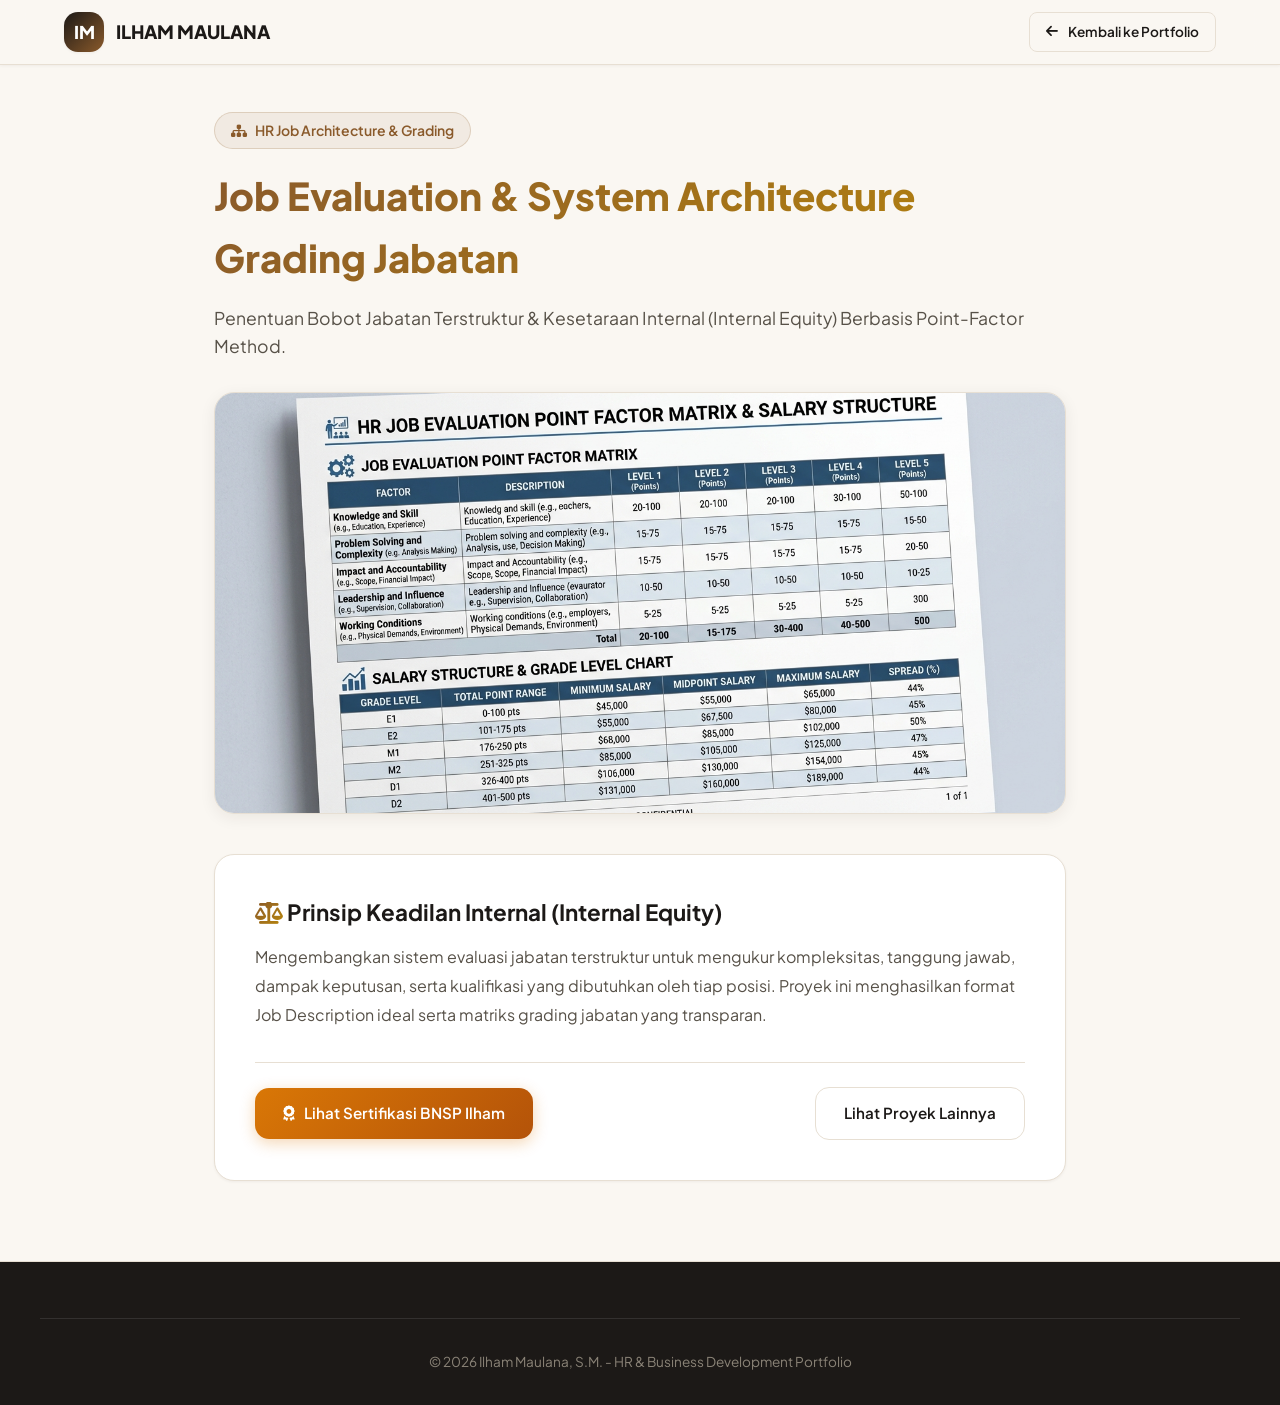
<file: project/job-evaluation.html>
<!DOCTYPE html>
<html lang="id">
<head>
  <meta charset="UTF-8">
  <meta name="viewport" content="width=device-width, initial-scale=1.0">
  <title>Studi Kasus: Job Evaluation & Grading | Ilham Maulana, S.M.</title>
  <link rel="stylesheet" href="../style.css">
  <link rel="preconnect" href="https://fonts.googleapis.com">
  <link rel="preconnect" href="https://fonts.gstatic.com" crossorigin>
  <link href="https://fonts.googleapis.com/css2?family=Inter:wght@400;500;600;700&family=Plus+Jakarta+Sans:wght@500;600;700;800&display=swap" rel="stylesheet">
  <link rel="stylesheet" href="https://cdnjs.cloudflare.com/ajax/libs/font-awesome/6.4.0/css/all.min.css">
</head>
<body>

  <header class="header scrolled">
    <div class="container nav-container">
      <a href="../index.html" class="logo">
        <div class="logo-badge">IM</div>
        <span>ILHAM MAULANA</span>
      </a>
      <div class="nav-actions">
        <a href="../index.html#proyek" class="btn btn-outline btn-sm"><i class="fas fa-arrow-left"></i> Kembali ke Portfolio</a>
      </div>
    </div>
  </header>

  <main style="padding-top: 7rem; padding-bottom: 5rem;">
    <div class="container" style="max-width: 900px;">
      
      <div class="section-badge"><i class="fas fa-sitemap"></i> HR Job Architecture & Grading</div>
      <h1 style="font-size: 2.4rem; font-weight: 800; margin-bottom: 1rem;" class="text-gradient">Job Evaluation & System Architecture Grading Jabatan</h1>
      <p style="font-size: 1.1rem; color: var(--text-muted); margin-bottom: 2rem;">
        Penentuan Bobot Jabatan Terstruktur & Kesetaraan Internal (Internal Equity) Berbasis Point-Factor Method.
      </p>

      <div style="border-radius: var(--radius-lg); overflow: hidden; margin-bottom: 2.5rem; border: 1px solid var(--border-color); box-shadow: var(--shadow-md);">
        <img src="project-job-eval.jpg" alt="Job Evaluation Matrix" style="width: 100%; max-height: 420px; object-fit: cover;">
      </div>

      <div style="background: var(--bg-card); border: 1px solid var(--border-color); border-radius: var(--radius-lg); padding: 2.5rem; box-shadow: var(--shadow-sm); display: flex; flex-direction: column; gap: 2rem;">
        <div>
          <h2 style="font-size: 1.4rem; font-weight: 700; color: var(--text-main); margin-bottom: 0.75rem;"><i class="fas fa-balance-scale text-gradient"></i> Prinsip Keadilan Internal (Internal Equity)</h2>
          <p style="color: var(--text-muted); line-height: 1.8;">
            Mengembangkan sistem evaluasi jabatan terstruktur untuk mengukur kompleksitas, tanggung jawab, dampak keputusan, serta kualifikasi yang dibutuhkan oleh tiap posisi. Proyek ini menghasilkan format Job Description ideal serta matriks grading jabatan yang transparan.
          </p>
        </div>

        <div style="display: flex; justify-content: space-between; align-items: center; padding-top: 1.5rem; border-top: 1px solid var(--border-color);">
          <a href="../index.html#sertifikasi" class="btn btn-gold"><i class="fas fa-award"></i> Lihat Sertifikasi BNSP Ilham</a>
          <a href="../index.html#proyek" class="btn btn-outline">Lihat Proyek Lainnya</a>
        </div>
      </div>

    </div>
  </main>

  <footer class="footer">
    <div class="container footer-bottom">
      <p>&copy; 2026 Ilham Maulana, S.M. - HR & Business Development Portfolio</p>
    </div>
  </footer>

</body>
</html>
</file>
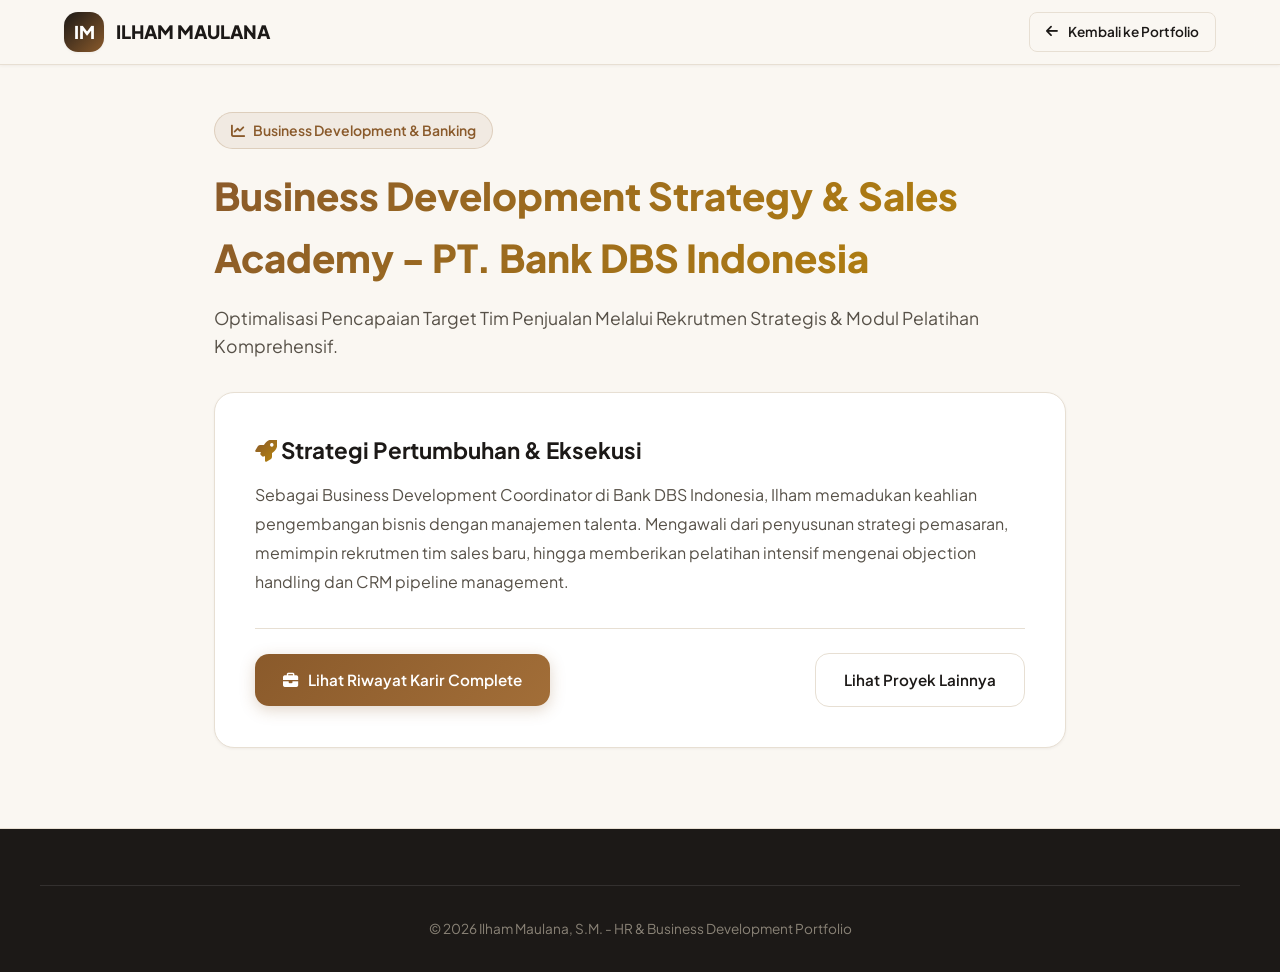
<file: project/sales-strategy.html>
<!DOCTYPE html>
<html lang="id">
<head>
  <meta charset="UTF-8">
  <meta name="viewport" content="width=device-width, initial-scale=1.0">
  <title>Studi Kasus: Business Development & Sales Training | Ilham Maulana, S.M.</title>
  <link rel="stylesheet" href="../style.css">
  <link rel="preconnect" href="https://fonts.googleapis.com">
  <link rel="preconnect" href="https://fonts.gstatic.com" crossorigin>
  <link href="https://fonts.googleapis.com/css2?family=Inter:wght@400;500;600;700&family=Plus+Jakarta+Sans:wght@500;600;700;800&display=swap" rel="stylesheet">
  <link rel="stylesheet" href="https://cdnjs.cloudflare.com/ajax/libs/font-awesome/6.4.0/css/all.min.css">
</head>
<body>

  <header class="header scrolled">
    <div class="container nav-container">
      <a href="../index.html" class="logo">
        <div class="logo-badge">IM</div>
        <span>ILHAM MAULANA</span>
      </a>
      <div class="nav-actions">
        <a href="../index.html#pengalaman" class="btn btn-outline btn-sm"><i class="fas fa-arrow-left"></i> Kembali ke Portfolio</a>
      </div>
    </div>
  </header>

  <main style="padding-top: 7rem; padding-bottom: 5rem;">
    <div class="container" style="max-width: 900px;">
      
      <div class="section-badge"><i class="fas fa-chart-line"></i> Business Development & Banking</div>
      <h1 style="font-size: 2.4rem; font-weight: 800; margin-bottom: 1rem;" class="text-gradient">Business Development Strategy & Sales Academy - PT. Bank DBS Indonesia</h1>
      <p style="font-size: 1.1rem; color: var(--text-muted); margin-bottom: 2rem;">
        Optimalisasi Pencapaian Target Tim Penjualan Melalui Rekrutmen Strategis & Modul Pelatihan Komprehensif.
      </p>

      <div style="background: var(--bg-card); border: 1px solid var(--border-color); border-radius: var(--radius-lg); padding: 2.5rem; box-shadow: var(--shadow-sm); display: flex; flex-direction: column; gap: 2rem;">
        <div>
          <h2 style="font-size: 1.4rem; font-weight: 700; color: var(--text-main); margin-bottom: 0.75rem;"><i class="fas fa-rocket text-gradient"></i> Strategi Pertumbuhan & Eksekusi</h2>
          <p style="color: var(--text-muted); line-height: 1.8;">
            Sebagai Business Development Coordinator di Bank DBS Indonesia, Ilham memadukan keahlian pengembangan bisnis dengan manajemen talenta. Mengawali dari penyusunan strategi pemasaran, memimpin rekrutmen tim sales baru, hingga memberikan pelatihan intensif mengenai objection handling dan CRM pipeline management.
          </p>
        </div>

        <div style="display: flex; justify-content: space-between; align-items: center; padding-top: 1.5rem; border-top: 1px solid var(--border-color);">
          <a href="../index.html#pengalaman" class="btn btn-primary"><i class="fas fa-briefcase"></i> Lihat Riwayat Karir Complete</a>
          <a href="../index.html#proyek" class="btn btn-outline">Lihat Proyek Lainnya</a>
        </div>
      </div>

    </div>
  </main>

  <footer class="footer">
    <div class="container footer-bottom">
      <p>&copy; 2026 Ilham Maulana, S.M. - HR & Business Development Portfolio</p>
    </div>
  </footer>

</body>
</html>
</file>
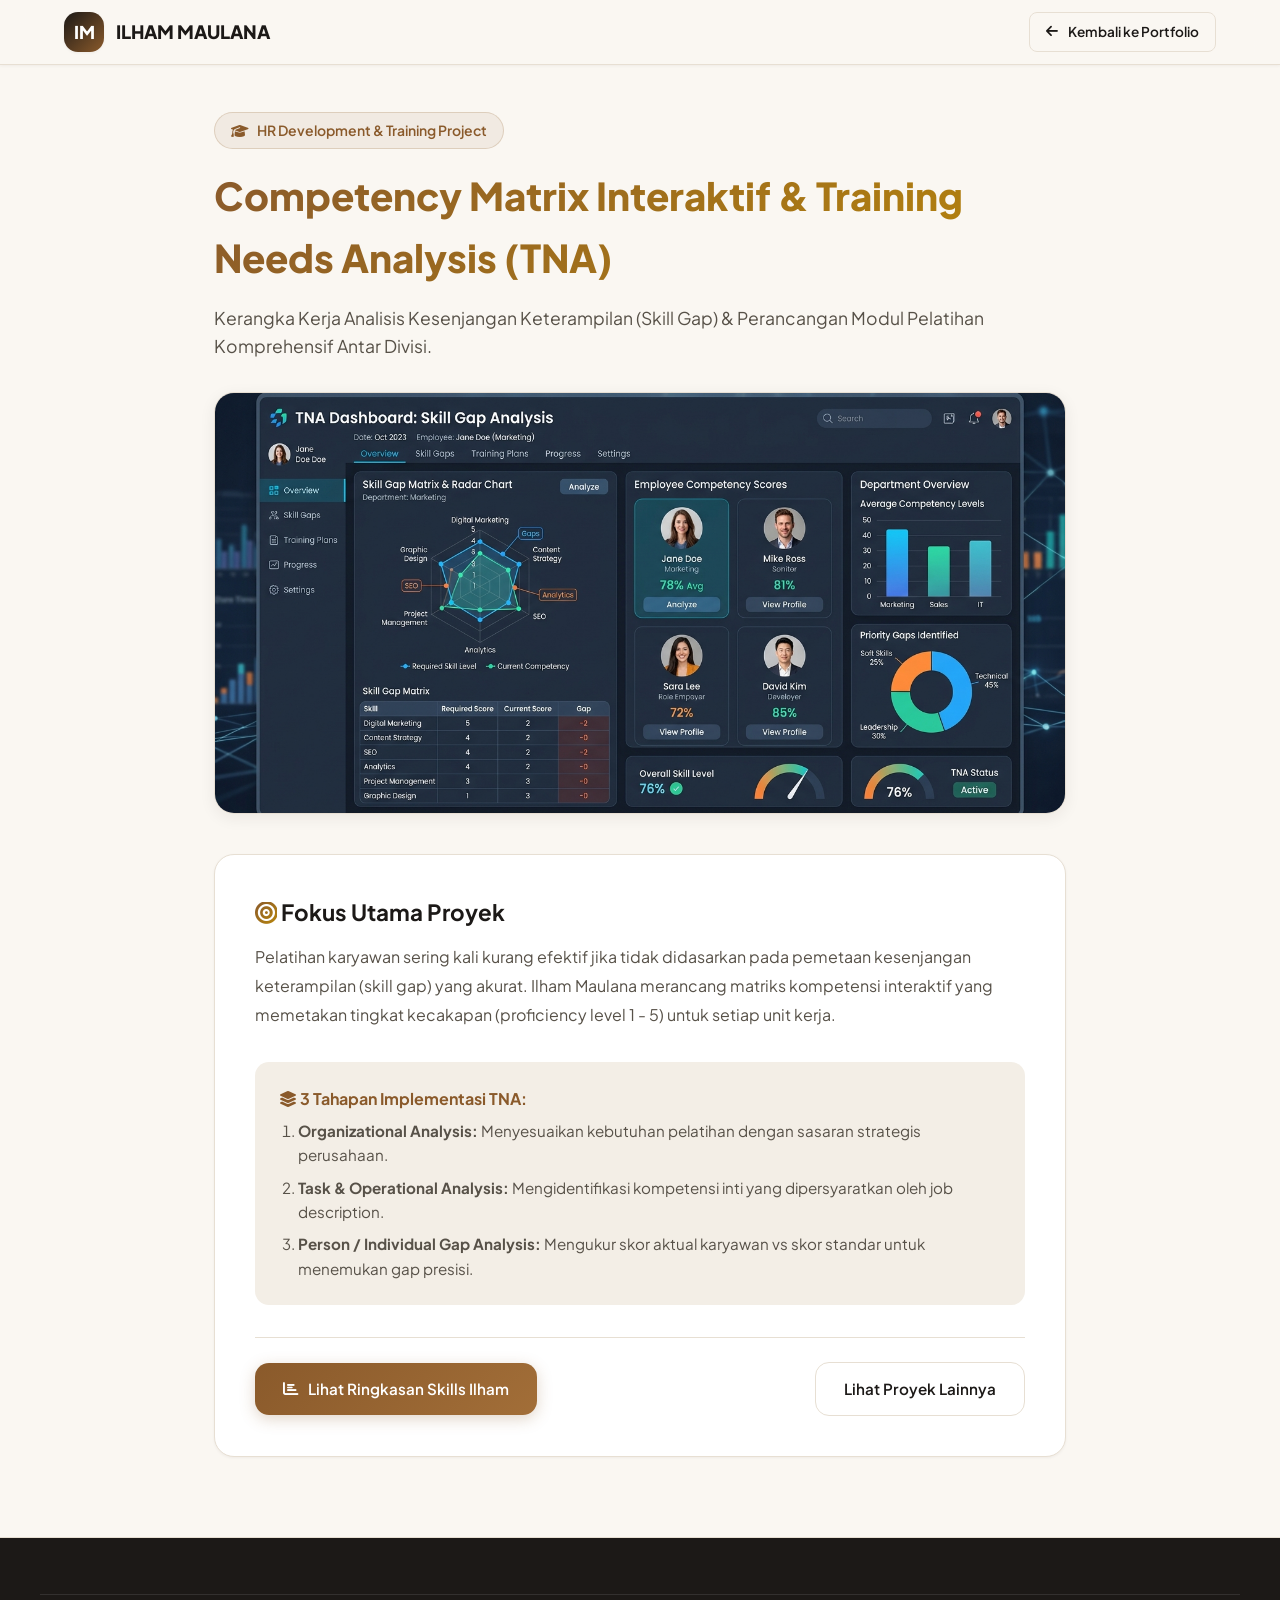
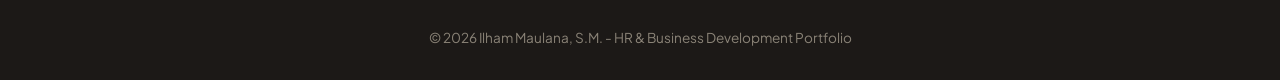
<file: project/tna-matrix.html>
<!DOCTYPE html>
<html lang="id">
<head>
  <meta charset="UTF-8">
  <meta name="viewport" content="width=device-width, initial-scale=1.0">
  <title>Studi Kasus: Competency Matrix & TNA | Ilham Maulana, S.M.</title>
  <link rel="stylesheet" href="../style.css">
  <link rel="preconnect" href="https://fonts.googleapis.com">
  <link rel="preconnect" href="https://fonts.gstatic.com" crossorigin>
  <link href="https://fonts.googleapis.com/css2?family=Inter:wght@400;500;600;700&family=Plus+Jakarta+Sans:wght@500;600;700;800&display=swap" rel="stylesheet">
  <link rel="stylesheet" href="https://cdnjs.cloudflare.com/ajax/libs/font-awesome/6.4.0/css/all.min.css">
</head>
<body>

  <header class="header scrolled">
    <div class="container nav-container">
      <a href="../index.html" class="logo">
        <div class="logo-badge">IM</div>
        <span>ILHAM MAULANA</span>
      </a>
      <div class="nav-actions">
        <a href="../index.html#proyek" class="btn btn-outline btn-sm"><i class="fas fa-arrow-left"></i> Kembali ke Portfolio</a>
      </div>
    </div>
  </header>

  <main style="padding-top: 7rem; padding-bottom: 5rem;">
    <div class="container" style="max-width: 900px;">
      
      <div class="section-badge"><i class="fas fa-graduation-cap"></i> HR Development & Training Project</div>
      <h1 style="font-size: 2.4rem; font-weight: 800; margin-bottom: 1rem;" class="text-gradient">Competency Matrix Interaktif & Training Needs Analysis (TNA)</h1>
      <p style="font-size: 1.1rem; color: var(--text-muted); margin-bottom: 2rem;">
        Kerangka Kerja Analisis Kesenjangan Keterampilan (Skill Gap) & Perancangan Modul Pelatihan Komprehensif Antar Divisi.
      </p>

      <div style="border-radius: var(--radius-lg); overflow: hidden; margin-bottom: 2.5rem; border: 1px solid var(--border-color); box-shadow: var(--shadow-md);">
        <img src="project-tna.jpg" alt="TNA Dashboard" style="width: 100%; max-height: 420px; object-fit: cover;">
      </div>

      <div style="background: var(--bg-card); border: 1px solid var(--border-color); border-radius: var(--radius-lg); padding: 2.5rem; box-shadow: var(--shadow-sm); display: flex; flex-direction: column; gap: 2rem;">
        
        <div>
          <h2 style="font-size: 1.4rem; font-weight: 700; color: var(--text-main); margin-bottom: 0.75rem;"><i class="fas fa-bullseye text-gradient"></i> Fokus Utama Proyek</h2>
          <p style="color: var(--text-muted); line-height: 1.8;">
            Pelatihan karyawan sering kali kurang efektif jika tidak didasarkan pada pemetaan kesenjangan keterampilan (skill gap) yang akurat. Ilham Maulana merancang matriks kompetensi interaktif yang memetakan tingkat kecakapan (proficiency level 1 - 5) untuk setiap unit kerja.
          </p>
        </div>

        <div style="background: var(--bg-subtle); padding: 1.5rem; border-radius: var(--radius-md);">
          <h4 style="font-weight: 700; color: var(--secondary); margin-bottom: 0.5rem;"><i class="fas fa-layer-group"></i> 3 Tahapan Implementasi TNA:</h4>
          <ol style="padding-left: 1.2rem; font-size: 0.95rem; color: var(--text-muted); display: flex; flex-direction: column; gap: 0.5rem;">
            <li><strong>Organizational Analysis:</strong> Menyesuaikan kebutuhan pelatihan dengan sasaran strategis perusahaan.</li>
            <li><strong>Task & Operational Analysis:</strong> Mengidentifikasi kompetensi inti yang dipersyaratkan oleh job description.</li>
            <li><strong>Person / Individual Gap Analysis:</strong> Mengukur skor aktual karyawan vs skor standar untuk menemukan gap presisi.</li>
          </ol>
        </div>

        <div style="display: flex; justify-content: space-between; align-items: center; padding-top: 1.5rem; border-top: 1px solid var(--border-color);">
          <a href="../index.html#skills" class="btn btn-primary"><i class="fas fa-chart-bar"></i> Lihat Ringkasan Skills Ilham</a>
          <a href="../index.html#proyek" class="btn btn-outline">Lihat Proyek Lainnya</a>
        </div>

      </div>

    </div>
  </main>

  <footer class="footer">
    <div class="container footer-bottom">
      <p>&copy; 2026 Ilham Maulana, S.M. - HR & Business Development Portfolio</p>
    </div>
  </footer>

</body>
</html>
</file>
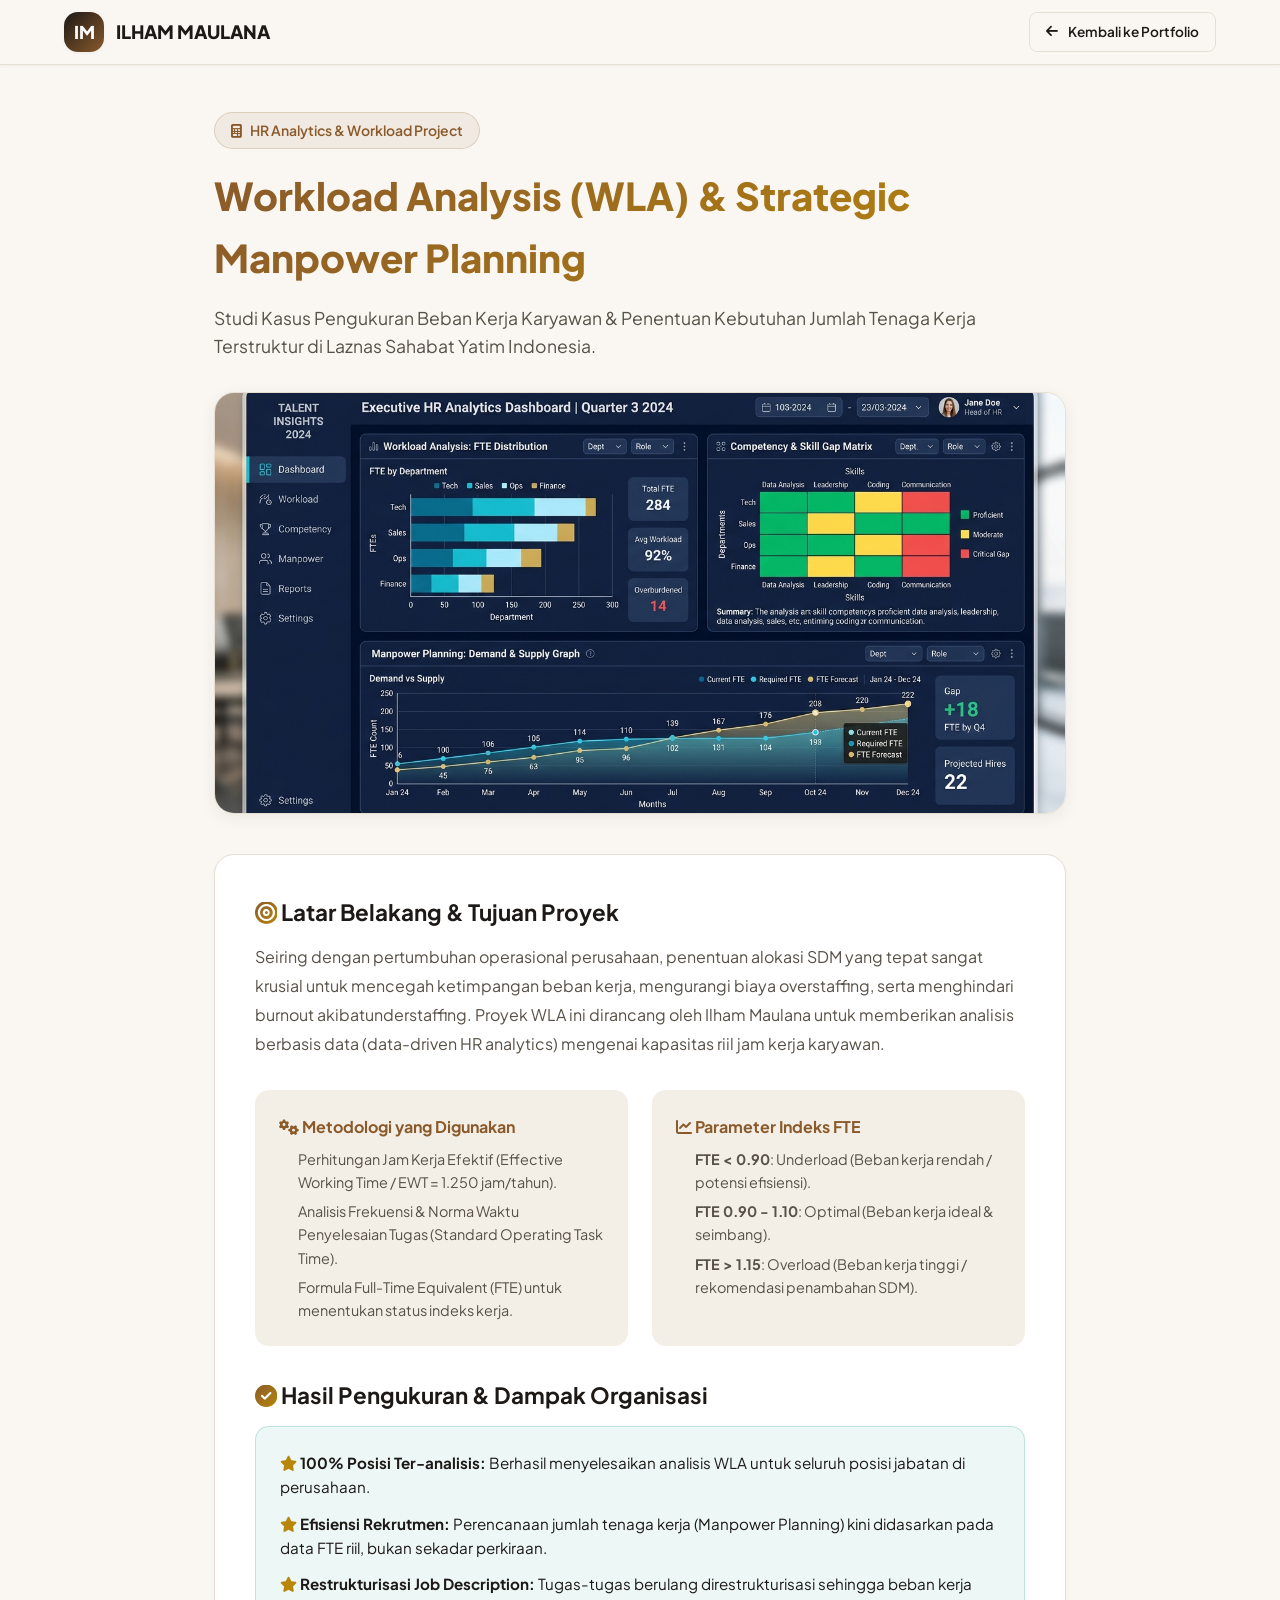
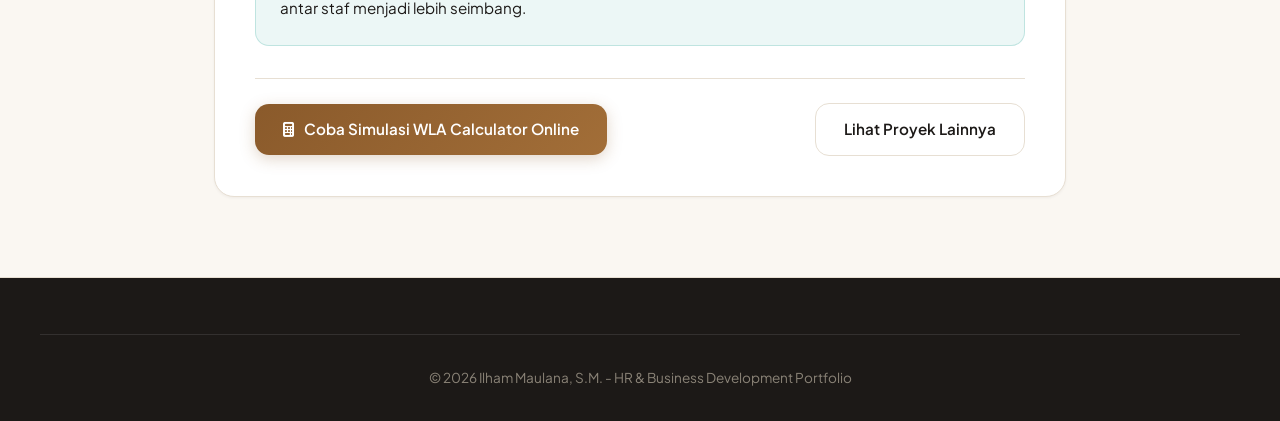
<file: project/wla-analysis.html>
<!DOCTYPE html>
<html lang="id">
<head>
  <meta charset="UTF-8">
  <meta name="viewport" content="width=device-width, initial-scale=1.0">
  <title>Studi Kasus: Workload Analysis (WLA) & Manpower Planning | Ilham Maulana, S.M.</title>
  <link rel="stylesheet" href="../style.css">
  <link rel="preconnect" href="https://fonts.googleapis.com">
  <link rel="preconnect" href="https://fonts.gstatic.com" crossorigin>
  <link href="https://fonts.googleapis.com/css2?family=Inter:wght@400;500;600;700&family=Plus+Jakarta+Sans:wght@500;600;700;800&display=swap" rel="stylesheet">
  <link rel="stylesheet" href="https://cdnjs.cloudflare.com/ajax/libs/font-awesome/6.4.0/css/all.min.css">
</head>
<body>

  <header class="header scrolled">
    <div class="container nav-container">
      <a href="../index.html" class="logo">
        <div class="logo-badge">IM</div>
        <span>ILHAM MAULANA</span>
      </a>
      <div class="nav-actions">
        <a href="../index.html#proyek" class="btn btn-outline btn-sm"><i class="fas fa-arrow-left"></i> Kembali ke Portfolio</a>
      </div>
    </div>
  </header>

  <main style="padding-top: 7rem; padding-bottom: 5rem;">
    <div class="container" style="max-width: 900px;">
      
      <div class="section-badge"><i class="fas fa-calculator"></i> HR Analytics & Workload Project</div>
      <h1 style="font-size: 2.4rem; font-weight: 800; margin-bottom: 1rem;" class="text-gradient">Workload Analysis (WLA) & Strategic Manpower Planning</h1>
      <p style="font-size: 1.1rem; color: var(--text-muted); margin-bottom: 2rem;">
        Studi Kasus Pengukuran Beban Kerja Karyawan & Penentuan Kebutuhan Jumlah Tenaga Kerja Terstruktur di Laznas Sahabat Yatim Indonesia.
      </p>

      <div style="border-radius: var(--radius-lg); overflow: hidden; margin-bottom: 2.5rem; border: 1px solid var(--border-color); box-shadow: var(--shadow-md);">
        <img src="project-wla.jpg" alt="Workload Analysis Dashboard" style="width: 100%; max-height: 420px; object-fit: cover;">
      </div>

      <div style="background: var(--bg-card); border: 1px solid var(--border-color); border-radius: var(--radius-lg); padding: 2.5rem; box-shadow: var(--shadow-sm); display: flex; flex-direction: column; gap: 2rem;">
        
        <div>
          <h2 style="font-size: 1.4rem; font-weight: 700; color: var(--text-main); margin-bottom: 0.75rem;"><i class="fas fa-bullseye text-gradient"></i> Latar Belakang & Tujuan Proyek</h2>
          <p style="color: var(--text-muted); line-height: 1.8;">
            Seiring dengan pertumbuhan operasional perusahaan, penentuan alokasi SDM yang tepat sangat krusial untuk mencegah ketimpangan beban kerja, mengurangi biaya overstaffing, serta menghindari burnout akibatunderstaffing. Proyek WLA ini dirancang oleh Ilham Maulana untuk memberikan analisis berbasis data (data-driven HR analytics) mengenai kapasitas riil jam kerja karyawan.
          </p>
        </div>

        <div style="grid-template-columns: 1fr 1fr; display: grid; gap: 1.5rem;">
          <div style="background: var(--bg-subtle); padding: 1.5rem; border-radius: var(--radius-md);">
            <h4 style="font-weight: 700; color: var(--secondary); margin-bottom: 0.5rem;"><i class="fas fa-cogs"></i> Metodologi yang Digunakan</h4>
            <ul style="padding-left: 1.2rem; font-size: 0.9rem; color: var(--text-muted); display: flex; flex-direction: column; gap: 0.4rem;">
              <li>Perhitungan Jam Kerja Efektif (Effective Working Time / EWT = 1.250 jam/tahun).</li>
              <li>Analisis Frekuensi & Norma Waktu Penyelesaian Tugas (Standard Operating Task Time).</li>
              <li>Formula Full-Time Equivalent (FTE) untuk menentukan status indeks kerja.</li>
            </ul>
          </div>

          <div style="background: var(--bg-subtle); padding: 1.5rem; border-radius: var(--radius-md);">
            <h4 style="font-weight: 700; color: var(--secondary); margin-bottom: 0.5rem;"><i class="fas fa-chart-line"></i> Parameter Indeks FTE</h4>
            <ul style="padding-left: 1.2rem; font-size: 0.9rem; color: var(--text-muted); display: flex; flex-direction: column; gap: 0.4rem;">
              <li><strong>FTE < 0.90</strong>: Underload (Beban kerja rendah / potensi efisiensi).</li>
              <li><strong>FTE 0.90 - 1.10</strong>: Optimal (Beban kerja ideal & seimbang).</li>
              <li><strong>FTE > 1.15</strong>: Overload (Beban kerja tinggi / rekomendasi penambahan SDM).</li>
            </ul>
          </div>
        </div>

        <div>
          <h2 style="font-size: 1.4rem; font-weight: 700; color: var(--text-main); margin-bottom: 0.75rem;"><i class="fas fa-check-circle text-gradient"></i> Hasil Pengukuran & Dampak Organisasi</h2>
          <div style="background: rgba(13, 148, 136, 0.08); border: 1px solid rgba(13, 148, 136, 0.2); padding: 1.5rem; border-radius: var(--radius-md); color: var(--text-main);">
            <ul style="display: flex; flex-direction: column; gap: 0.75rem; font-size: 0.95rem;">
              <li><i class="fas fa-star text-gold"></i> <strong>100% Posisi Ter-analisis:</strong> Berhasil menyelesaikan analisis WLA untuk seluruh posisi jabatan di perusahaan.</li>
              <li><i class="fas fa-star text-gold"></i> <strong>Efisiensi Rekrutmen:</strong> Perencanaan jumlah tenaga kerja (Manpower Planning) kini didasarkan pada data FTE riil, bukan sekadar perkiraan.</li>
              <li><i class="fas fa-star text-gold"></i> <strong>Restrukturisasi Job Description:</strong> Tugas-tugas berulang direstrukturisasi sehingga beban kerja antar staf menjadi lebih seimbang.</li>
            </ul>
          </div>
        </div>

        <div style="display: flex; justify-content: space-between; align-items: center; padding-top: 1.5rem; border-top: 1px solid var(--border-color);">
          <a href="../index.html#wla-tool" class="btn btn-primary"><i class="fas fa-calculator"></i> Coba Simulasi WLA Calculator Online</a>
          <a href="../index.html#proyek" class="btn btn-outline">Lihat Proyek Lainnya</a>
        </div>

      </div>

    </div>
  </main>

  <footer class="footer">
    <div class="container footer-bottom">
      <p>&copy; 2026 Ilham Maulana, S.M. - HR & Business Development Portfolio</p>
    </div>
  </footer>

</body>
</html>
</file>
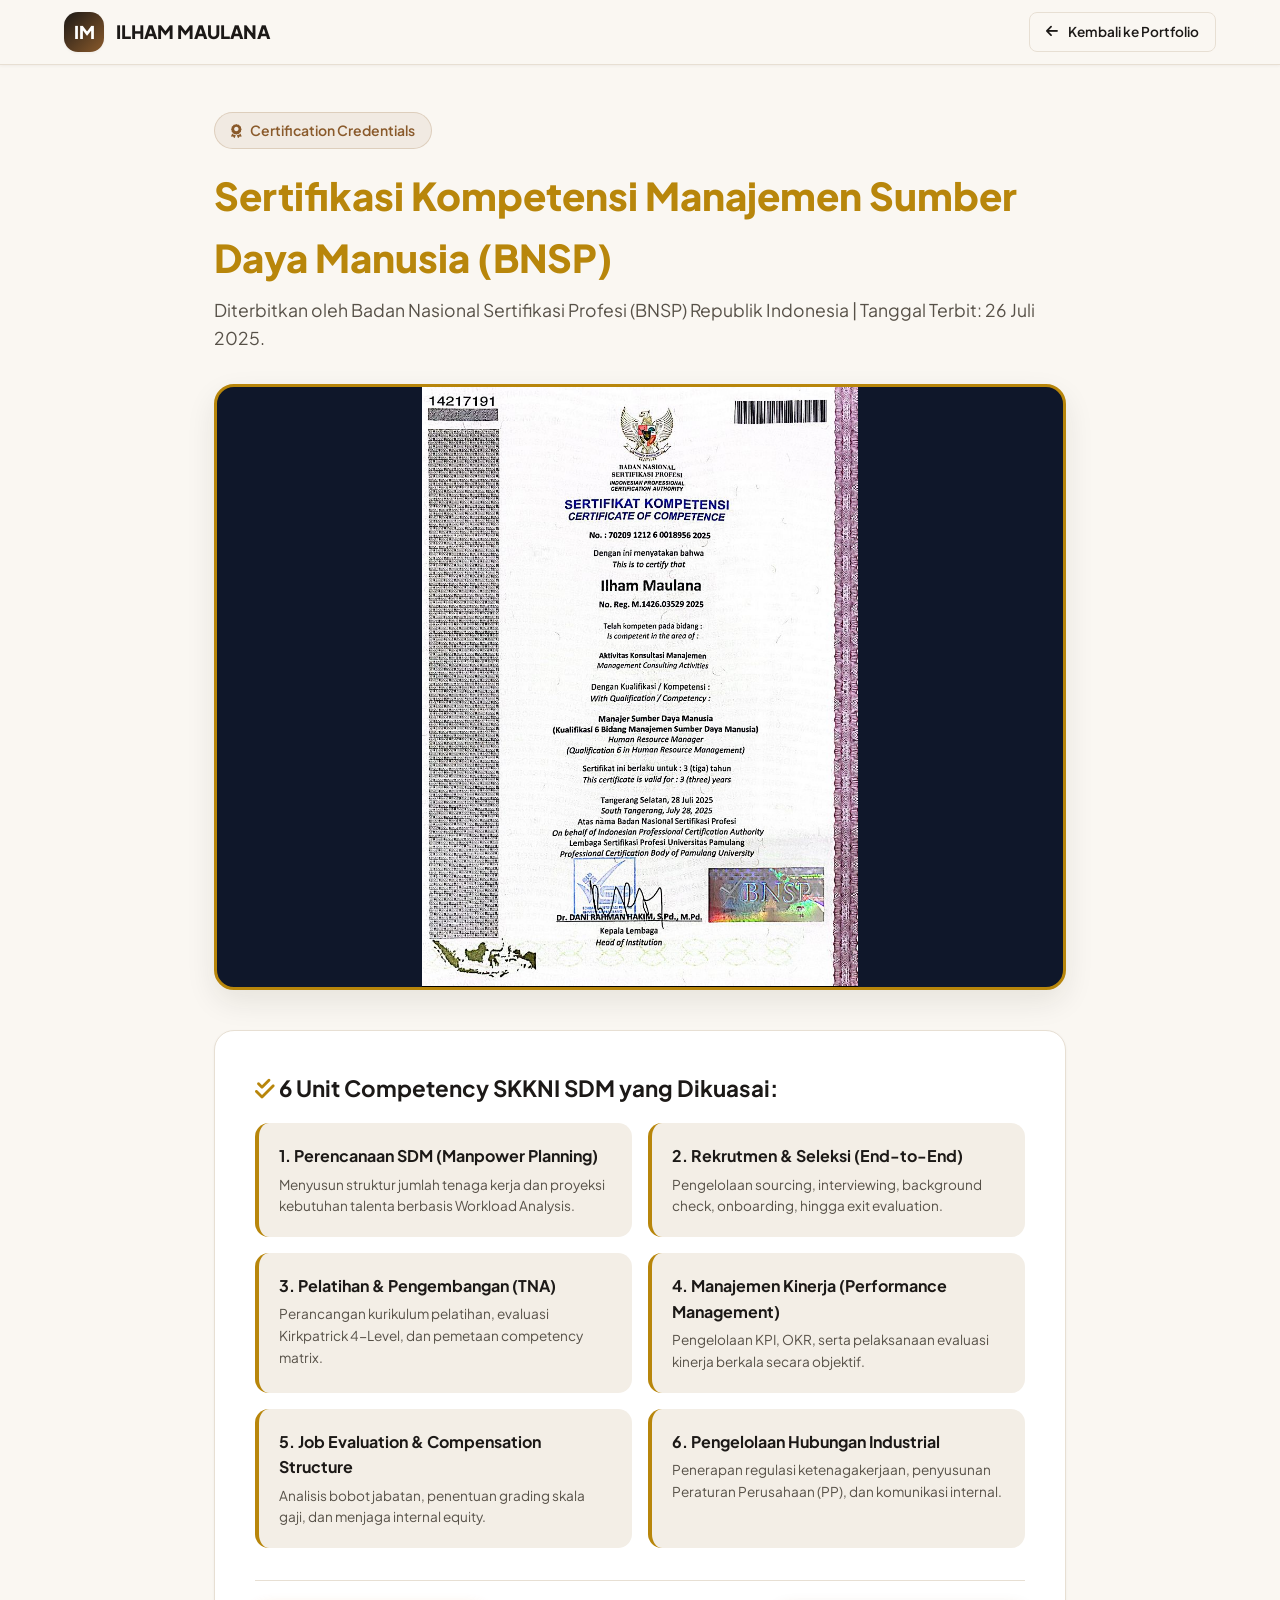
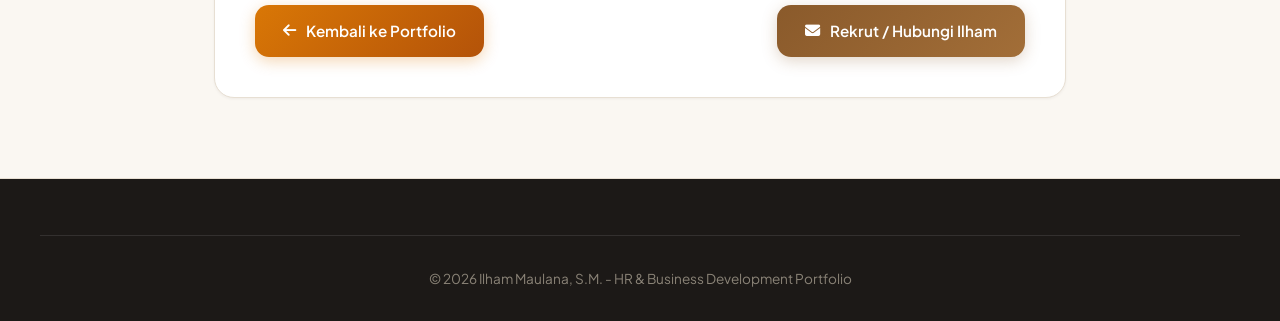
<file: sertifikat/bnsp-sdm.html>
<!DOCTYPE html>
<html lang="id">
<head>
  <meta charset="UTF-8">
  <meta name="viewport" content="width=device-width, initial-scale=1.0">
  <title>Sertifikasi BNSP Manajemen SDM (6 Bidang) | Ilham Maulana, S.M.</title>
  <link rel="stylesheet" href="../style.css">
  <link rel="preconnect" href="https://fonts.googleapis.com">
  <link rel="preconnect" href="https://fonts.gstatic.com" crossorigin>
  <link href="https://fonts.googleapis.com/css2?family=Inter:wght@400;500;600;700&family=Plus+Jakarta+Sans:wght@500;600;700;800&display=swap" rel="stylesheet">
  <link rel="stylesheet" href="https://cdnjs.cloudflare.com/ajax/libs/font-awesome/6.4.0/css/all.min.css">
</head>
<body>

  <header class="header scrolled">
    <div class="container nav-container">
      <a href="../index.html" class="logo">
        <div class="logo-badge">IM</div>
        <span>ILHAM MAULANA</span>
      </a>
      <div class="nav-actions">
        <a href="../index.html#sertifikasi" class="btn btn-outline btn-sm"><i class="fas fa-arrow-left"></i> Kembali ke Portfolio</a>
      </div>
    </div>
  </header>

  <main style="padding-top: 7rem; padding-bottom: 5rem;">
    <div class="container" style="max-width: 900px;">
      
      <div class="section-badge"><i class="fas fa-award"></i> Certification Credentials</div>
      <h1 style="font-size: 2.4rem; font-weight: 800; margin-bottom: 0.5rem;" class="text-gold">Sertifikasi Kompetensi Manajemen Sumber Daya Manusia (BNSP)</h1>
      <p style="font-size: 1.1rem; color: var(--text-muted); margin-bottom: 2rem;">
        Diterbitkan oleh Badan Nasional Sertifikasi Profesi (BNSP) Republik Indonesia | Tanggal Terbit: 26 Juli 2025.
      </p>

      <div style="border-radius: var(--radius-lg); overflow: hidden; margin-bottom: 2.5rem; border: 3px solid var(--accent-gold); box-shadow: var(--shadow-lg); background: #0f172a; display: flex; justify-content: center; align-items: center;">
        <img src="sertifikat%20bnsp.jpeg" alt="Sertifikat BNSP SDM Ilham Maulana" style="width: 100%; max-height: 600px; object-fit: contain; display: block;">
      </div>

      <div style="background: var(--bg-card); border: 1px solid var(--border-color); border-radius: var(--radius-lg); padding: 2.5rem; box-shadow: var(--shadow-sm); display: flex; flex-direction: column; gap: 2rem;">
        
        <div>
          <h2 style="font-size: 1.4rem; font-weight: 700; color: var(--text-main); margin-bottom: 1rem;"><i class="fas fa-check-double text-gold"></i> 6 Unit Competency SKKNI SDM yang Dikuasai:</h2>
          
          <div style="display: grid; grid-template-columns: 1fr 1fr; gap: 1rem;">
            <div style="background: var(--bg-subtle); padding: 1.25rem; border-radius: var(--radius-md); border-left: 4px solid var(--accent-gold);">
              <h4 style="font-size: 1rem; font-weight: 700; color: var(--text-main);">1. Perencanaan SDM (Manpower Planning)</h4>
              <p style="font-size: 0.85rem; color: var(--text-muted); margin-top: 0.3rem;">Menyusun struktur jumlah tenaga kerja dan proyeksi kebutuhan talenta berbasis Workload Analysis.</p>
            </div>

            <div style="background: var(--bg-subtle); padding: 1.25rem; border-radius: var(--radius-md); border-left: 4px solid var(--accent-gold);">
              <h4 style="font-size: 1rem; font-weight: 700; color: var(--text-main);">2. Rekrutmen & Seleksi (End-to-End)</h4>
              <p style="font-size: 0.85rem; color: var(--text-muted); margin-top: 0.3rem;">Pengelolaan sourcing, interviewing, background check, onboarding, hingga exit evaluation.</p>
            </div>

            <div style="background: var(--bg-subtle); padding: 1.25rem; border-radius: var(--radius-md); border-left: 4px solid var(--accent-gold);">
              <h4 style="font-size: 1rem; font-weight: 700; color: var(--text-main);">3. Pelatihan & Pengembangan (TNA)</h4>
              <p style="font-size: 0.85rem; color: var(--text-muted); margin-top: 0.3rem;">Perancangan kurikulum pelatihan, evaluasi Kirkpatrick 4-Level, dan pemetaan competency matrix.</p>
            </div>

            <div style="background: var(--bg-subtle); padding: 1.25rem; border-radius: var(--radius-md); border-left: 4px solid var(--accent-gold);">
              <h4 style="font-size: 1rem; font-weight: 700; color: var(--text-main);">4. Manajemen Kinerja (Performance Management)</h4>
              <p style="font-size: 0.85rem; color: var(--text-muted); margin-top: 0.3rem;">Pengelolaan KPI, OKR, serta pelaksanaan evaluasi kinerja berkala secara objektif.</p>
            </div>

            <div style="background: var(--bg-subtle); padding: 1.25rem; border-radius: var(--radius-md); border-left: 4px solid var(--accent-gold);">
              <h4 style="font-size: 1rem; font-weight: 700; color: var(--text-main);">5. Job Evaluation & Compensation Structure</h4>
              <p style="font-size: 0.85rem; color: var(--text-muted); margin-top: 0.3rem;">Analisis bobot jabatan, penentuan grading skala gaji, dan menjaga internal equity.</p>
            </div>

            <div style="background: var(--bg-subtle); padding: 1.25rem; border-radius: var(--radius-md); border-left: 4px solid var(--accent-gold);">
              <h4 style="font-size: 1rem; font-weight: 700; color: var(--text-main);">6. Pengelolaan Hubungan Industrial</h4>
              <p style="font-size: 0.85rem; color: var(--text-muted); margin-top: 0.3rem;">Penerapan regulasi ketenagakerjaan, penyusunan Peraturan Perusahaan (PP), dan komunikasi internal.</p>
            </div>
          </div>
        </div>

        <div style="display: flex; justify-content: space-between; align-items: center; padding-top: 1.5rem; border-top: 1px solid var(--border-color);">
          <a href="../index.html#sertifikasi" class="btn btn-gold"><i class="fas fa-arrow-left"></i> Kembali ke Portfolio</a>
          <a href="mailto:mlnilham41@gmail.com" class="btn btn-primary"><i class="fas fa-envelope"></i> Rekrut / Hubungi Ilham</a>
        </div>

      </div>

    </div>
  </main>

  <footer class="footer">
    <div class="container footer-bottom">
      <p>&copy; 2026 Ilham Maulana, S.M. - HR & Business Development Portfolio</p>
    </div>
  </footer>

</body>
</html>
</file>
<file: style.css>
/* ==========================================
   ILHAM MAULANA, S.M. - EXECUTIVE PORTFOLIO
   Design System & Modern Styling
   ========================================== */

/* 1. Root & Variables */
:root {
  /* Color Palette - Warm Cream, Linen, Espresso & Refined Bronze */
  --primary: #1c1917;         /* Deep Warm Espresso Charcoal */
  --primary-light: #292524;   /* Warm Dark Stone */
  --primary-accent: #966c3b;  /* Refined Cognac / Camel Amber */
  --secondary: #8a5a2b;       /* Refined Warm Bronze / Saddle Amber */
  --secondary-hover: #70451d;
  --accent-gold: #b8860b;     /* Classic Antique Gold */
  --accent-gold-light: #fbf3e4;
  
  --bg-main: #faf7f2;         /* Warm Ivory Cream / Linen */
  --bg-card: #ffffff;         /* Crisp Minimalist White */
  --bg-glass: rgba(250, 247, 242, 0.92);
  --bg-subtle: #f3eee6;       /* Soft Sand Tint */
  --bg-surface: #eae2d5;
  
  --text-main: #1c1917;       /* Deep Espresso Ink - Ultra Legible */
  --text-muted: #575148;      /* Warm Taupe Graphite */
  --text-light: #8a8377;      /* Soft Warm Gray */
  --text-on-dark: #faf7f2;
  
  --border-color: #e7dfd3;    /* Elegant Linen Border */
  --border-focus: #8a5a2b;
  
  --shadow-sm: 0 1px 3px rgba(38, 28, 16, 0.05);
  --shadow-md: 0 4px 16px rgba(38, 28, 16, 0.07);
  --shadow-lg: 0 12px 30px rgba(38, 28, 16, 0.09);
  --shadow-glow: 0 0 25px rgba(138, 90, 43, 0.18);
  
  --radius-sm: 8px;
  --radius-md: 14px;
  --radius-lg: 20px;
  --radius-full: 9999px;

  --transition: all 0.3s cubic-bezier(0.4, 0, 0.2, 1);
  --font-family: 'Plus Jakarta Sans', 'Inter', -apple-system, BlinkMacSystemFont, sans-serif;
}

/* Global Reset & Base */
*, *::before, *::after {
  box-sizing: border-box;
  margin: 0;
  padding: 0;
}

html {
  scroll-behavior: smooth;
  font-size: 16px;
}

body {
  font-family: var(--font-family);
  background-color: var(--bg-main);
  color: var(--text-main);
  line-height: 1.6;
  overflow-x: hidden;
  transition: background-color 0.3s ease, color 0.3s ease;
}

a {
  color: var(--secondary);
  text-decoration: none;
  transition: var(--transition);
}

a:hover {
  color: var(--secondary-hover);
}

ul {
  list-style: none;
}

img {
  max-width: 100%;
  height: auto;
  display: block;
}

button, input, select, textarea {
  font-family: inherit;
  font-size: inherit;
}

.container {
  width: 100%;
  max-width: 1200px;
  margin: 0 auto;
  padding: 0 1.5rem;
}

.section-padding {
  padding: 5rem 0;
}

/* Typography Helpers */
.text-gradient {
  background: linear-gradient(135deg, #8a5a2b 0%, #b8860b 100%);
  -webkit-background-clip: text;
  -webkit-text-fill-color: transparent;
}

.text-gold {
  color: var(--accent-gold);
}

/* Section Header Component */
.section-header {
  text-align: center;
  max-width: 750px;
  margin: 0 auto 3.5rem auto;
}

.section-badge {
  display: inline-flex;
  align-items: center;
  gap: 0.5rem;
  padding: 0.4rem 1rem;
  background: rgba(138, 90, 43, 0.08);
  color: var(--secondary);
  font-size: 0.875rem;
  font-weight: 600;
  border-radius: var(--radius-full);
  margin-bottom: 1rem;
  border: 1px solid rgba(138, 90, 43, 0.2);
}

.section-title {
  font-size: 2.25rem;
  font-weight: 800;
  color: var(--text-main);
  letter-spacing: -0.02em;
  margin-bottom: 1rem;
}

.section-subtitle {
  font-size: 1.05rem;
  color: var(--text-muted);
  line-height: 1.7;
}

/* Button Component */
.btn {
  display: inline-flex;
  align-items: center;
  justify-content: center;
  gap: 0.6rem;
  padding: 0.85rem 1.75rem;
  border-radius: var(--radius-md);
  font-weight: 600;
  font-size: 0.95rem;
  cursor: pointer;
  border: none;
  transition: var(--transition);
  text-decoration: none;
}

.btn-primary {
  background: linear-gradient(135deg, var(--secondary) 0%, #a26e38 100%);
  color: #ffffff;
  box-shadow: 0 4px 15px rgba(138, 90, 43, 0.25);
}

.btn-primary:hover {
  transform: translateY(-2px);
  box-shadow: 0 8px 25px rgba(138, 90, 43, 0.38);
  color: #ffffff;
}

.btn-outline {
  background: transparent;
  color: var(--text-main);
  border: 1.5px solid var(--border-color);
}

.btn-outline:hover {
  background: var(--bg-subtle);
  border-color: var(--secondary);
  color: var(--secondary);
  transform: translateY(-2px);
}

.btn-gold {
  background: linear-gradient(135deg, #d97706 0%, #b45309 100%);
  color: #ffffff;
  box-shadow: 0 4px 15px rgba(217, 119, 6, 0.3);
}

.btn-gold:hover {
  transform: translateY(-2px);
  box-shadow: 0 8px 25px rgba(217, 119, 6, 0.45);
  color: #ffffff;
}

.btn-sm {
  padding: 0.5rem 1rem;
  font-size: 0.85rem;
  border-radius: var(--radius-sm);
}

/* ==========================================
   2. Header & Navigation Bar
   ========================================== */
.header {
  position: fixed;
  top: 0;
  left: 0;
  width: 100%;
  z-index: 1000;
  transition: var(--transition);
  padding: 1.25rem 0;
}

.header.scrolled {
  background: var(--bg-glass);
  backdrop-filter: blur(12px);
  -webkit-backdrop-filter: blur(12px);
  border-bottom: 1px solid var(--border-color);
  padding: 0.75rem 0;
  box-shadow: var(--shadow-sm);
}

.nav-container {
  display: flex;
  align-items: center;
  justify-content: space-between;
  gap: 1rem;
}

.logo {
  display: flex;
  align-items: center;
  gap: 0.75rem;
  font-weight: 800;
  font-size: 1.15rem;
  color: var(--text-main);
  white-space: nowrap;
  flex-shrink: 0;
}

.logo span {
  white-space: nowrap;
  display: inline-flex;
  align-items: center;
  gap: 0.2rem;
}

.logo-badge {
  width: 40px;
  height: 40px;
  background: linear-gradient(135deg, var(--primary) 0%, var(--secondary) 100%);
  color: #ffffff;
  border-radius: var(--radius-md);
  display: flex;
  align-items: center;
  justify-content: center;
  font-weight: 800;
  font-size: 1.1rem;
  box-shadow: var(--shadow-sm);
  flex-shrink: 0;
}

.nav-links {
  display: flex;
  align-items: center;
  gap: 1.25rem;
  white-space: nowrap;
}

.nav-link {
  font-size: 0.875rem;
  font-weight: 600;
  color: var(--text-muted);
  position: relative;
  padding: 0.4rem 0;
  white-space: nowrap;
}

.nav-link:hover,
.nav-link.active {
  color: var(--secondary);
}

.nav-link::after {
  content: '';
  position: absolute;
  bottom: 0;
  left: 0;
  width: 0%;
  height: 2.5px;
  background: var(--secondary);
  border-radius: 2px;
  transition: var(--transition);
}

.nav-link:hover::after,
.nav-link.active::after {
  width: 100%;
}

.nav-actions {
  display: flex;
  align-items: center;
  gap: 0.75rem;
  white-space: nowrap;
  flex-shrink: 0;
}

.theme-toggle {
  background: var(--bg-subtle);
  border: 1px solid var(--border-color);
  color: var(--text-main);
  width: 40px;
  height: 40px;
  border-radius: var(--radius-full);
  display: flex;
  align-items: center;
  justify-content: center;
  cursor: pointer;
  transition: var(--transition);
}

.theme-toggle:hover {
  background: var(--border-color);
}

.mobile-menu-btn {
  display: none;
  background: none;
  border: none;
  font-size: 1.5rem;
  color: var(--text-main);
  cursor: pointer;
}

/* Mobile Nav Modal */
.mobile-nav {
  position: fixed;
  top: 0;
  right: -100%;
  width: 80%;
  max-width: 320px;
  height: 100vh;
  background: var(--bg-card);
  z-index: 1001;
  padding: 2.5rem 1.5rem;
  display: flex;
  flex-direction: column;
  gap: 1.5rem;
  box-shadow: var(--shadow-lg);
  transition: right 0.4s cubic-bezier(0.77, 0, 0.175, 1);
}

.mobile-nav.open {
  right: 0;
}

.mobile-nav-overlay {
  position: fixed;
  top: 0;
  left: 0;
  width: 100vw;
  height: 100vh;
  background: rgba(15, 23, 42, 0.6);
  backdrop-filter: blur(4px);
  z-index: 1000;
  opacity: 0;
  pointer-events: none;
  transition: opacity 0.3s ease;
}

.mobile-nav-overlay.open {
  opacity: 1;
  pointer-events: auto;
}

.mobile-nav-header {
  display: flex;
  align-items: center;
  justify-content: space-between;
  border-bottom: 1px solid var(--border-color);
  padding-bottom: 1rem;
}

.mobile-nav-close {
  background: none;
  border: none;
  font-size: 1.5rem;
  color: var(--text-muted);
  cursor: pointer;
}

.mobile-nav-links {
  display: flex;
  flex-direction: column;
  gap: 1rem;
}

.mobile-nav-link {
  font-size: 1.05rem;
  font-weight: 600;
  color: var(--text-main);
}

/* ==========================================
   3. Hero Section
   ========================================== */
.hero {
  position: relative;
  padding: 9rem 0 5rem 0;
  background: radial-gradient(circle at top right, rgba(138, 90, 43, 0.06) 0%, transparent 50%),
              radial-gradient(circle at bottom left, rgba(184, 134, 11, 0.05) 0%, transparent 50%);
  overflow: hidden;
}

.hero-grid {
  display: grid;
  grid-template-columns: 1.1fr 0.9fr;
  gap: 3.5rem;
  align-items: center;
}

.hero-content {
  display: flex;
  flex-direction: column;
  gap: 1.25rem;
}

.hero-badge-wrap {
  display: flex;
  flex-wrap: wrap;
  gap: 0.6rem;
}

.hero-tag {
  display: inline-flex;
  align-items: center;
  gap: 0.5rem;
  padding: 0.4rem 0.9rem;
  background: var(--bg-card);
  border: 1px solid var(--border-color);
  border-radius: var(--radius-full);
  font-size: 0.85rem;
  font-weight: 600;
  color: var(--text-main);
  box-shadow: var(--shadow-sm);
}

.hero-tag i {
  color: var(--accent-gold);
}

.hero-title {
  font-size: 3rem;
  font-weight: 800;
  line-height: 1.15;
  letter-spacing: -0.03em;
}

.hero-subtitle {
  font-size: 1.15rem;
  color: var(--text-muted);
  line-height: 1.7;
}

.hero-actions {
  display: flex;
  flex-wrap: wrap;
  gap: 1rem;
  margin-top: 0.5rem;
}

/* Stats Counter Bar */
.hero-stats {
  display: grid;
  grid-template-columns: repeat(4, 1fr);
  gap: 1rem;
  margin-top: 2rem;
  padding: 1.25rem;
  background: var(--bg-card);
  border: 1px solid var(--border-color);
  border-radius: var(--radius-lg);
  box-shadow: var(--shadow-md);
}

.stat-item {
  text-align: center;
  padding: 0.5rem;
}

.stat-number {
  font-size: 1.75rem;
  font-weight: 800;
  color: var(--secondary);
  line-height: 1.2;
}

.stat-label {
  font-size: 0.775rem;
  color: var(--text-muted);
  font-weight: 600;
  margin-top: 0.25rem;
  text-transform: uppercase;
  letter-spacing: 0.05em;
}

/* Hero Media & Profile Frame */
.hero-media {
  position: relative;
  display: flex;
  justify-content: center;
}

.profile-card-wrapper {
  position: relative;
  width: 100%;
  max-width: 380px;
}

.profile-img-frame {
  position: relative;
  border-radius: var(--radius-lg);
  overflow: hidden;
  box-shadow: var(--shadow-lg);
  border: 4px solid var(--bg-card);
  background: var(--bg-subtle);
}

.profile-img-frame img {
  width: 100%;
  height: 440px;
  object-fit: cover;
  object-position: top center;
  transition: transform 0.5s ease;
}

.profile-card-wrapper:hover .profile-img-frame img {
  transform: scale(1.03);
}

/* Floating Status Badges */
.floating-badge {
  position: absolute;
  background: var(--bg-glass);
  backdrop-filter: blur(12px);
  border: 1px solid var(--border-color);
  padding: 0.75rem 1.1rem;
  border-radius: var(--radius-md);
  box-shadow: var(--shadow-md);
  display: flex;
  align-items: center;
  gap: 0.75rem;
  z-index: 10;
  animation: float 4s ease-in-out infinite;
}

.floating-badge-1 {
  top: 8%;
  left: -8%;
}

.floating-badge-2 {
  bottom: 8%;
  right: -8%;
  animation-delay: 2s;
}

@keyframes float {
  0%, 100% { transform: translateY(0px); }
  50% { transform: translateY(-8px); }
}

.badge-icon {
  width: 38px;
  height: 38px;
  border-radius: var(--radius-sm);
  display: flex;
  align-items: center;
  justify-content: center;
  font-size: 1.1rem;
}

.badge-icon.gold {
  background: rgba(184, 134, 11, 0.12);
  color: var(--accent-gold);
}

.badge-icon.teal {
  background: rgba(138, 90, 43, 0.12);
  color: var(--secondary);
}

.badge-text {
  display: flex;
  flex-direction: column;
}

.badge-title {
  font-size: 0.85rem;
  font-weight: 700;
  color: var(--text-main);
}

.badge-sub {
  font-size: 0.75rem;
  color: var(--text-muted);
}

/* ==========================================
   4. About / Philosophy Section
   ========================================== */
.about-grid {
  display: grid;
  grid-template-columns: 1fr 1fr;
  gap: 3rem;
  align-items: center;
}

.about-card-main {
  background: var(--bg-card);
  border: 1px solid var(--border-color);
  border-radius: var(--radius-lg);
  padding: 2.5rem;
  box-shadow: var(--shadow-md);
  position: relative;
}

.about-card-main::before {
  content: '';
  position: absolute;
  top: 0;
  left: 0;
  width: 6px;
  height: 100%;
  background: linear-gradient(to bottom, var(--secondary), var(--primary-accent));
  border-radius: var(--radius-lg) 0 0 var(--radius-lg);
}

.about-quote {
  font-size: 1.25rem;
  font-weight: 700;
  color: var(--text-main);
  line-height: 1.5;
  margin-bottom: 1.25rem;
  font-style: italic;
}

.about-desc {
  color: var(--text-muted);
  font-size: 1rem;
  line-height: 1.8;
  margin-bottom: 1.5rem;
}

.about-highlights {
  display: grid;
  grid-template-columns: 1fr 1fr;
  gap: 1rem;
}

.highlight-box {
  display: flex;
  align-items: flex-start;
  gap: 0.75rem;
  background: var(--bg-subtle);
  padding: 1rem;
  border-radius: var(--radius-md);
}

.highlight-icon {
  color: var(--secondary);
  font-size: 1.25rem;
  margin-top: 0.1rem;
}

.highlight-info h4 {
  font-size: 0.9rem;
  font-weight: 700;
  color: var(--text-main);
}

.highlight-info p {
  font-size: 0.8rem;
  color: var(--text-muted);
}

/* 4 Pillars Grid */
.pillars-grid {
  display: grid;
  grid-template-columns: 1fr 1fr;
  gap: 1.25rem;
}

.pillar-card {
  background: var(--bg-card);
  border: 1px solid var(--border-color);
  border-radius: var(--radius-md);
  padding: 1.5rem;
  transition: var(--transition);
}

.pillar-card:hover {
  transform: translateY(-4px);
  border-color: var(--secondary);
  box-shadow: var(--shadow-md);
}

.pillar-icon {
  width: 44px;
  height: 44px;
  border-radius: var(--radius-sm);
  background: rgba(138, 90, 43, 0.1);
  color: var(--secondary);
  display: flex;
  align-items: center;
  justify-content: center;
  font-size: 1.25rem;
  margin-bottom: 1rem;
}

.pillar-title {
  font-size: 1rem;
  font-weight: 700;
  color: var(--text-main);
  margin-bottom: 0.5rem;
}

.pillar-desc {
  font-size: 0.85rem;
  color: var(--text-muted);
  line-height: 1.6;
}

/* ==========================================
   5. Work Experience Timeline
   ========================================== */
.timeline-filter-wrap {
  display: flex;
  justify-content: center;
  margin-bottom: 2.5rem;
}

.filter-pills {
  display: inline-flex;
  background: var(--bg-subtle);
  padding: 0.35rem;
  border-radius: var(--radius-full);
  border: 1px solid var(--border-color);
  gap: 0.35rem;
}

.filter-btn {
  background: none;
  border: none;
  padding: 0.5rem 1.25rem;
  border-radius: var(--radius-full);
  font-size: 0.875rem;
  font-weight: 600;
  color: var(--text-muted);
  cursor: pointer;
  transition: var(--transition);
}

.filter-btn.active {
  background: var(--bg-card);
  color: var(--secondary);
  box-shadow: var(--shadow-sm);
}

.timeline {
  position: relative;
  max-width: 900px;
  margin: 0 auto;
}

.timeline::before {
  content: '';
  position: absolute;
  left: 20px;
  top: 0;
  bottom: 0;
  width: 3px;
  background: var(--border-color);
}

.timeline-item {
  position: relative;
  padding-left: 55px;
  margin-bottom: 2.5rem;
  transition: var(--transition);
}

.timeline-dot {
  position: absolute;
  left: 9px;
  top: 4px;
  width: 25px;
  height: 25px;
  border-radius: 50%;
  background: var(--bg-card);
  border: 4px solid var(--secondary);
  z-index: 5;
  transition: var(--transition);
}

.timeline-item:hover .timeline-dot {
  background: var(--secondary);
  box-shadow: 0 0 0 6px rgba(138, 90, 43, 0.2);
}

.timeline-card {
  background: var(--bg-card);
  border: 1px solid var(--border-color);
  border-radius: var(--radius-lg);
  padding: 1.75rem;
  box-shadow: var(--shadow-sm);
  transition: var(--transition);
}

.timeline-card:hover {
  box-shadow: var(--shadow-md);
  border-color: rgba(138, 90, 43, 0.4);
}

.timeline-header {
  display: flex;
  justify-content: space-between;
  align-items: flex-start;
  flex-wrap: wrap;
  gap: 0.5rem;
  margin-bottom: 1rem;
}

.timeline-role-group h3 {
  font-size: 1.2rem;
  font-weight: 700;
  color: var(--text-main);
}

.company-name {
  font-size: 0.95rem;
  font-weight: 600;
  color: var(--secondary);
  display: flex;
  align-items: center;
  gap: 0.4rem;
}

.timeline-date {
  font-size: 0.85rem;
  font-weight: 600;
  padding: 0.3rem 0.8rem;
  background: var(--bg-subtle);
  color: var(--text-muted);
  border-radius: var(--radius-full);
}

.timeline-list {
  display: flex;
  flex-direction: column;
  gap: 0.6rem;
  margin-bottom: 1.25rem;
}

.timeline-list li {
  position: relative;
  padding-left: 1.4rem;
  font-size: 0.925rem;
  color: var(--text-muted);
  line-height: 1.6;
}

.timeline-list li::before {
  content: '▸';
  position: absolute;
  left: 0;
  color: var(--secondary);
  font-weight: bold;
}

.timeline-tags {
  display: flex;
  flex-wrap: wrap;
  gap: 0.5rem;
  padding-top: 1rem;
  border-top: 1px dashed var(--border-color);
}

.timeline-tag {
  font-size: 0.775rem;
  font-weight: 600;
  background: var(--bg-subtle);
  color: var(--text-muted);
  padding: 0.25rem 0.65rem;
  border-radius: var(--radius-sm);
}

/* ==========================================
   6. HR & BD Projects Section (in project/)
   ========================================== */
.projects-grid {
  display: grid;
  grid-template-columns: repeat(auto-fit, minmax(340px, 1fr));
  gap: 2rem;
}

.project-card {
  background: var(--bg-card);
  border: 1px solid var(--border-color);
  border-radius: var(--radius-lg);
  overflow: hidden;
  box-shadow: var(--shadow-sm);
  transition: var(--transition);
  display: flex;
  flex-direction: column;
}

.project-card:hover {
  transform: translateY(-6px);
  box-shadow: var(--shadow-lg);
  border-color: var(--secondary);
}

.project-img-wrap {
  position: relative;
  height: 200px;
  overflow: hidden;
  background: var(--bg-subtle);
}

.project-img-wrap img {
  width: 100%;
  height: 100%;
  object-fit: cover;
  transition: transform 0.5s ease;
}

.project-card:hover .project-img-wrap img {
  transform: scale(1.05);
}

.project-category-badge {
  position: absolute;
  top: 1rem;
  right: 1rem;
  background: var(--bg-glass);
  backdrop-filter: blur(8px);
  padding: 0.35rem 0.8rem;
  border-radius: var(--radius-full);
  font-size: 0.775rem;
  font-weight: 700;
  color: var(--secondary);
  border: 1px solid rgba(13, 148, 136, 0.2);
}

.project-body {
  padding: 1.5rem;
  display: flex;
  flex-direction: column;
  flex-grow: 1;
}

.project-title {
  font-size: 1.15rem;
  font-weight: 700;
  color: var(--text-main);
  margin-bottom: 0.6rem;
}

.project-desc {
  font-size: 0.9rem;
  color: var(--text-muted);
  line-height: 1.6;
  margin-bottom: 1.25rem;
  flex-grow: 1;
}

.project-metrics {
  display: grid;
  grid-template-columns: 1fr 1fr;
  gap: 0.75rem;
  background: var(--bg-subtle);
  padding: 0.75rem;
  border-radius: var(--radius-md);
  margin-bottom: 1.25rem;
}

.metric-box {
  text-align: center;
}

.metric-val {
  font-size: 1.1rem;
  font-weight: 800;
  color: var(--secondary);
}

.metric-lbl {
  font-size: 0.725rem;
  color: var(--text-muted);
  font-weight: 600;
}

.project-footer-actions {
  display: flex;
  gap: 0.75rem;
}

/* ==========================================
   7. Interactive HR Management Tools
   ========================================== */
.tools-section {
  background: linear-gradient(180deg, var(--bg-subtle) 0%, var(--bg-main) 100%);
  border-top: 1px solid var(--border-color);
  border-bottom: 1px solid var(--border-color);
}

.tools-grid {
  display: grid;
  grid-template-columns: 1fr 1fr;
  gap: 2.5rem;
}

.tool-card {
  background: var(--bg-card);
  border: 1px solid var(--border-color);
  border-radius: var(--radius-lg);
  padding: 2rem;
  box-shadow: var(--shadow-md);
}

.tool-header {
  display: flex;
  align-items: center;
  gap: 1rem;
  margin-bottom: 1.5rem;
  border-bottom: 1px solid var(--border-color);
  padding-bottom: 1rem;
}

.tool-icon {
  width: 48px;
  height: 48px;
  background: rgba(138, 90, 43, 0.1);
  color: var(--secondary);
  border-radius: var(--radius-md);
  display: flex;
  align-items: center;
  justify-content: center;
  font-size: 1.4rem;
}

.tool-title-group h3 {
  font-size: 1.2rem;
  font-weight: 700;
  color: var(--text-main);
}

.tool-title-group p {
  font-size: 0.825rem;
  color: var(--text-muted);
}

.form-group {
  margin-bottom: 1.1rem;
}

.form-group label {
  display: block;
  font-size: 0.85rem;
  font-weight: 600;
  color: var(--text-main);
  margin-bottom: 0.4rem;
}

.form-input, .form-select {
  width: 100%;
  padding: 0.7rem 1rem;
  background: var(--bg-subtle);
  border: 1px solid var(--border-color);
  border-radius: var(--radius-md);
  color: var(--text-main);
  transition: var(--transition);
}

.form-input:focus, .form-select:focus {
  outline: none;
  border-color: var(--secondary);
  box-shadow: 0 0 0 3px rgba(138, 90, 43, 0.15);
}

/* WLA Calculator Result Box */
.wla-result-box {
  margin-top: 1.5rem;
  padding: 1.25rem;
  border-radius: var(--radius-md);
  background: var(--bg-subtle);
  border: 1.5px dashed var(--secondary);
  display: flex;
  flex-direction: column;
  gap: 0.5rem;
  text-align: center;
}

.wla-fte-val {
  font-size: 2.25rem;
  font-weight: 800;
  color: var(--secondary);
}

.wla-status-tag {
  display: inline-block;
  align-self: center;
  padding: 0.3rem 0.9rem;
  border-radius: var(--radius-full);
  font-size: 0.8rem;
  font-weight: 700;
}

.wla-status-optimal {
  background: rgba(16, 185, 129, 0.15);
  color: #059669;
}

.wla-status-overload {
  background: rgba(239, 68, 68, 0.15);
  color: #dc2626;
}

.wla-status-underload {
  background: rgba(245, 158, 11, 0.15);
  color: #d97706;
}

/* ==========================================
   8. Education & Leadership Section
   ========================================== */
.edu-grid {
  display: grid;
  grid-template-columns: 1fr 1fr;
  gap: 2rem;
}

.edu-card {
  background: var(--bg-card);
  border: 1px solid var(--border-color);
  border-radius: var(--radius-lg);
  padding: 2rem;
  box-shadow: var(--shadow-sm);
  position: relative;
}

.edu-card-badge {
  display: inline-block;
  padding: 0.3rem 0.8rem;
  background: rgba(2, 132, 199, 0.1);
  color: var(--primary-accent);
  font-weight: 700;
  font-size: 0.8rem;
  border-radius: var(--radius-full);
  margin-bottom: 1rem;
}

.edu-degree {
  font-size: 1.2rem;
  font-weight: 700;
  color: var(--text-main);
  margin-bottom: 0.25rem;
}

.edu-institution {
  font-size: 1rem;
  font-weight: 600;
  color: var(--secondary);
  margin-bottom: 1rem;
}

.edu-metrics-badge {
  display: inline-flex;
  align-items: center;
  gap: 0.5rem;
  padding: 0.5rem 1rem;
  background: var(--accent-gold-light);
  color: var(--accent-gold);
  border-radius: var(--radius-md);
  font-weight: 800;
  font-size: 0.95rem;
  margin-bottom: 1.25rem;
}

/* ==========================================
   9. BNSP Certification & Skills
   ========================================== */
.cert-banner {
  background: linear-gradient(135deg, var(--primary) 0%, var(--primary-light) 100%);
  color: #ffffff;
  border-radius: var(--radius-lg);
  padding: 3rem;
  display: grid;
  grid-template-columns: 0.9fr 1.1fr;
  gap: 2.5rem;
  align-items: center;
  box-shadow: var(--shadow-lg);
  position: relative;
  overflow: hidden;
  margin-bottom: 4rem;
}

.cert-banner::after {
  content: '';
  position: absolute;
  top: -50px;
  right: -50px;
  width: 250px;
  height: 250px;
  background: rgba(217, 119, 6, 0.12);
  border-radius: 50%;
  pointer-events: none;
}

.cert-img-box {
  border-radius: var(--radius-md);
  overflow: hidden;
  border: 2px solid rgba(184, 134, 11, 0.35);
  box-shadow: var(--shadow-md);
  background: rgba(28, 25, 23, 0.7);
  display: flex;
  align-items: center;
  justify-content: center;
}

.cert-img-box img {
  width: 100%;
  height: 320px;
  object-fit: contain;
}

.cert-info h3 {
  font-size: 1.75rem;
  font-weight: 800;
  margin-bottom: 0.5rem;
}

.cert-issuer {
  font-size: 1.1rem;
  color: var(--accent-gold);
  font-weight: 700;
  margin-bottom: 1rem;
}

.skkni-grid {
  display: grid;
  grid-template-columns: 1fr 1fr;
  gap: 0.75rem;
  margin-top: 1.25rem;
}

.skkni-item {
  display: flex;
  align-items: center;
  gap: 0.5rem;
  font-size: 0.85rem;
  color: rgba(255, 255, 255, 0.9);
}

.skkni-item i {
  color: var(--accent-gold);
}

/* Skills Grid */
.skills-wrapper {
  display: grid;
  grid-template-columns: repeat(auto-fit, minmax(280px, 1fr));
  gap: 1.5rem;
}

.skill-category-card {
  background: var(--bg-card);
  border: 1px solid var(--border-color);
  border-radius: var(--radius-lg);
  padding: 1.75rem;
  box-shadow: var(--shadow-sm);
}

.skill-cat-title {
  font-size: 1.1rem;
  font-weight: 700;
  color: var(--text-main);
  margin-bottom: 1.25rem;
  display: flex;
  align-items: center;
  gap: 0.6rem;
}

.skill-cat-title i {
  color: var(--secondary);
}

.skill-bar-item {
  margin-bottom: 1.1rem;
}

.skill-bar-item:last-child {
  margin-bottom: 0;
}

.skill-info {
  display: flex;
  justify-content: space-between;
  font-size: 0.875rem;
  font-weight: 600;
  margin-bottom: 0.35rem;
}

.skill-progress-bg {
  width: 100%;
  height: 8px;
  background: var(--bg-subtle);
  border-radius: var(--radius-full);
  overflow: hidden;
}

.skill-progress-fill {
  height: 100%;
  background: linear-gradient(90deg, var(--secondary) 0%, var(--primary-accent) 100%);
  border-radius: var(--radius-full);
  transition: width 1s ease-in-out;
}

/* ==========================================
   10. Contact Section
   ========================================== */
.contact-grid {
  display: grid;
  grid-template-columns: 0.9fr 1.1fr;
  gap: 3rem;
}

.contact-info-card {
  background: var(--bg-card);
  border: 1px solid var(--border-color);
  border-radius: var(--radius-lg);
  padding: 2.25rem;
  box-shadow: var(--shadow-md);
  display: flex;
  flex-direction: column;
  gap: 1.75rem;
}

.contact-item {
  display: flex;
  align-items: flex-start;
  gap: 1rem;
}

.contact-icon-box {
  width: 46px;
  height: 46px;
  background: rgba(138, 90, 43, 0.1);
  color: var(--secondary);
  border-radius: var(--radius-md);
  display: flex;
  align-items: center;
  justify-content: center;
  font-size: 1.25rem;
  flex-shrink: 0;
}

.contact-text h4 {
  font-size: 0.95rem;
  font-weight: 700;
  color: var(--text-main);
}

.contact-text p, .contact-text a {
  font-size: 0.9rem;
  color: var(--text-muted);
}

.contact-form-card {
  background: var(--bg-card);
  border: 1px solid var(--border-color);
  border-radius: var(--radius-lg);
  padding: 2.25rem;
  box-shadow: var(--shadow-md);
}

.form-row {
  display: grid;
  grid-template-columns: 1fr 1fr;
  gap: 1rem;
}

/* ==========================================
   11. Modal System
   ========================================== */
.modal-overlay {
  position: fixed;
  top: 0;
  left: 0;
  width: 100vw;
  height: 100vh;
  background: rgba(28, 25, 23, 0.65);
  backdrop-filter: blur(6px);
  z-index: 2000;
  display: flex;
  align-items: center;
  justify-content: center;
  padding: 1.5rem;
  opacity: 0;
  pointer-events: none;
  transition: opacity 0.3s ease;
}

.modal-overlay.active {
  opacity: 1;
  pointer-events: auto;
}

.modal-container {
  background: var(--bg-card);
  border-radius: var(--radius-lg);
  width: 100%;
  max-width: 750px;
  max-height: 90vh;
  overflow-y: auto;
  box-shadow: var(--shadow-lg);
  border: 1px solid var(--border-color);
  transform: translateY(20px);
  transition: transform 0.3s ease;
}

.modal-overlay.active .modal-container {
  transform: translateY(0);
}

.modal-header {
  padding: 1.5rem 2rem;
  border-bottom: 1px solid var(--border-color);
  display: flex;
  align-items: center;
  justify-content: space-between;
}

.modal-title {
  font-size: 1.25rem;
  font-weight: 700;
  color: var(--text-main);
}

.modal-close-btn {
  background: none;
  border: none;
  font-size: 1.4rem;
  color: var(--text-muted);
  cursor: pointer;
}

.modal-body {
  padding: 2rem;
}

/* ==========================================
   11B. DOKUMENTASI KEGIATAN & GALLERY
   ========================================== */
.doc-section {
  background: var(--bg-main);
  position: relative;
}

.doc-filter-wrap {
  display: flex;
  justify-content: center;
  margin-bottom: 2.5rem;
}

.doc-grid {
  display: grid;
  grid-template-columns: repeat(auto-fill, minmax(360px, 1fr));
  gap: 2rem;
}

.doc-card {
  background: var(--bg-card);
  border: 1px solid var(--border-color);
  border-radius: var(--radius-lg);
  overflow: hidden;
  box-shadow: var(--shadow-sm);
  display: flex;
  flex-direction: column;
  transition: transform 0.35s cubic-bezier(0.4, 0, 0.2, 1), box-shadow 0.35s cubic-bezier(0.4, 0, 0.2, 1), border-color 0.35s ease;
  position: relative;
}

.doc-card:hover {
  transform: translateY(-6px);
  box-shadow: 0 16px 32px rgba(38, 28, 16, 0.1);
  border-color: rgba(138, 90, 43, 0.4);
}

.doc-media-wrap {
  position: relative;
  width: 100%;
  height: 240px;
  overflow: hidden;
  background: #1c1917;
  cursor: pointer;
}

.doc-media-wrap img {
  width: 100%;
  height: 100%;
  object-fit: cover;
  object-position: center top;
  transition: transform 0.5s cubic-bezier(0.4, 0, 0.2, 1);
}

.doc-card:hover .doc-media-wrap img {
  transform: scale(1.06);
}

.doc-media-wrap.is-video {
  display: flex;
  align-items: center;
  justify-content: center;
}

.doc-media-overlay {
  position: absolute;
  top: 0;
  left: 0;
  width: 100%;
  height: 100%;
  background: linear-gradient(180deg, rgba(28, 25, 23, 0.2) 0%, rgba(28, 25, 23, 0.85) 100%);
  opacity: 0;
  transition: opacity 0.3s ease;
  display: flex;
  align-items: center;
  justify-content: center;
  gap: 0.5rem;
  color: #ffffff;
  font-weight: 600;
  font-size: 0.95rem;
  z-index: 1;
}

.doc-card:hover .doc-media-overlay {
  opacity: 1;
}

.doc-overlay-btn {
  background: rgba(255, 255, 255, 0.2);
  backdrop-filter: blur(8px);
  border: 1px solid rgba(255, 255, 255, 0.4);
  color: #ffffff;
  padding: 0.5rem 1rem;
  border-radius: var(--radius-full);
  font-size: 0.85rem;
  font-weight: 600;
  display: flex;
  align-items: center;
  gap: 0.5rem;
  transition: var(--transition);
}

.doc-overlay-btn:hover {
  background: var(--secondary);
  border-color: var(--secondary);
  transform: scale(1.05);
}

.doc-play-btn {
  width: 58px;
  height: 58px;
  border-radius: 50%;
  background: rgba(255, 255, 255, 0.95);
  color: var(--secondary);
  display: flex;
  align-items: center;
  justify-content: center;
  font-size: 1.4rem;
  padding-left: 4px;
  box-shadow: 0 4px 20px rgba(0, 0, 0, 0.35);
  transition: transform 0.3s ease, background-color 0.3s ease, color 0.3s ease;
}

.doc-card:hover .doc-play-btn {
  transform: scale(1.15);
  background: var(--secondary);
  color: #ffffff;
}

.doc-badge-category {
  position: absolute;
  top: 1rem;
  left: 1rem;
  background: rgba(28, 25, 23, 0.85);
  backdrop-filter: blur(8px);
  color: #ffffff;
  padding: 0.35rem 0.8rem;
  border-radius: var(--radius-full);
  font-size: 0.75rem;
  font-weight: 700;
  display: flex;
  align-items: center;
  gap: 0.4rem;
  border: 1px solid rgba(255, 255, 255, 0.15);
  z-index: 2;
}

.doc-badge-role {
  position: absolute;
  top: 1rem;
  right: 1rem;
  background: linear-gradient(135deg, var(--secondary) 0%, #a26e38 100%);
  color: #ffffff;
  padding: 0.35rem 0.8rem;
  border-radius: var(--radius-full);
  font-size: 0.75rem;
  font-weight: 700;
  box-shadow: 0 2px 10px rgba(0, 0, 0, 0.2);
  z-index: 2;
}

.doc-body {
  padding: 1.5rem;
  display: flex;
  flex-direction: column;
  flex-grow: 1;
}

.doc-date {
  display: flex;
  align-items: center;
  gap: 0.45rem;
  font-size: 0.8rem;
  color: var(--text-light);
  font-weight: 600;
  margin-bottom: 0.45rem;
}

.doc-title {
  font-size: 1.15rem;
  font-weight: 700;
  color: var(--text-main);
  line-height: 1.4;
  margin-bottom: 0.6rem;
}

.doc-desc {
  font-size: 0.885rem;
  color: var(--text-muted);
  line-height: 1.6;
  margin-bottom: 1.25rem;
  flex-grow: 1;
}

.doc-tags {
  display: flex;
  flex-wrap: wrap;
  gap: 0.4rem;
  margin-bottom: 1.25rem;
}

.doc-tag {
  display: inline-block;
  padding: 0.25rem 0.65rem;
  background: var(--bg-subtle);
  border-radius: var(--radius-sm);
  font-size: 0.75rem;
  font-weight: 600;
  color: var(--text-muted);
  border: 1px solid var(--border-color);
}

.doc-footer {
  display: flex;
  align-items: center;
  justify-content: space-between;
  gap: 0.75rem;
  padding-top: 1rem;
  border-top: 1px solid var(--border-color);
  margin-top: auto;
}

.doc-meta-badge {
  display: inline-flex;
  align-items: center;
  gap: 0.35rem;
  font-size: 0.775rem;
  color: var(--secondary);
  font-weight: 700;
}

@media (max-width: 768px) {
  .doc-grid {
    grid-template-columns: 1fr;
  }
}

/* ==========================================
   12. Footer & Utilities
   ========================================== */
.footer {
  background: var(--primary);
  color: #ffffff;
  padding: 3.5rem 0 2rem 0;
  border-top: 1px solid var(--border-color);
}

.footer-bottom {
  text-align: center;
  padding-top: 2rem;
  border-top: 1px solid rgba(255, 255, 255, 0.1);
  font-size: 0.85rem;
  color: var(--text-light);
}

/* Responsive Media Queries */
@media (max-width: 1080px) {
  .nav-links, .nav-actions .btn {
    display: none;
  }

  .mobile-menu-btn {
    display: flex;
    align-items: center;
    justify-content: center;
  }
}

@media (max-width: 992px) {
  .hero-grid, .about-grid, .tools-grid, .cert-banner, .contact-grid {
    grid-template-columns: 1fr;
  }

  .hero-title {
    font-size: 2.4rem;
  }

  .pillars-grid, .edu-grid {
    grid-template-columns: 1fr;
  }

  .floating-badge-1 { left: 0; }
  .floating-badge-2 { right: 0; }
}

@media (max-width: 768px) {
  .hero-stats {
    grid-template-columns: 1fr 1fr;
  }

  .section-title {
    font-size: 1.85rem;
  }

  .form-row {
    grid-template-columns: 1fr;
  }
}

/* Floating Back To Top Button */
.back-to-top {
  position: fixed;
  bottom: 2rem;
  right: 2rem;
  width: 48px;
  height: 48px;
  border-radius: 50%;
  background: linear-gradient(135deg, var(--secondary) 0%, var(--primary-accent) 100%);
  color: #ffffff;
  border: none;
  box-shadow: 0 4px 15px rgba(138, 90, 43, 0.35);
  display: flex;
  align-items: center;
  justify-content: center;
  font-size: 1.15rem;
  cursor: pointer;
  z-index: 1000;
  opacity: 0;
  visibility: hidden;
  transform: translateY(15px);
  transition: all 0.3s cubic-bezier(0.4, 0, 0.2, 1);
}

.back-to-top.show {
  opacity: 1;
  visibility: visible;
  transform: translateY(0);
}

.back-to-top:hover {
  transform: translateY(-4px) scale(1.05);
  box-shadow: 0 8px 25px rgba(138, 90, 43, 0.5);
  color: #ffffff;
}
</file>
